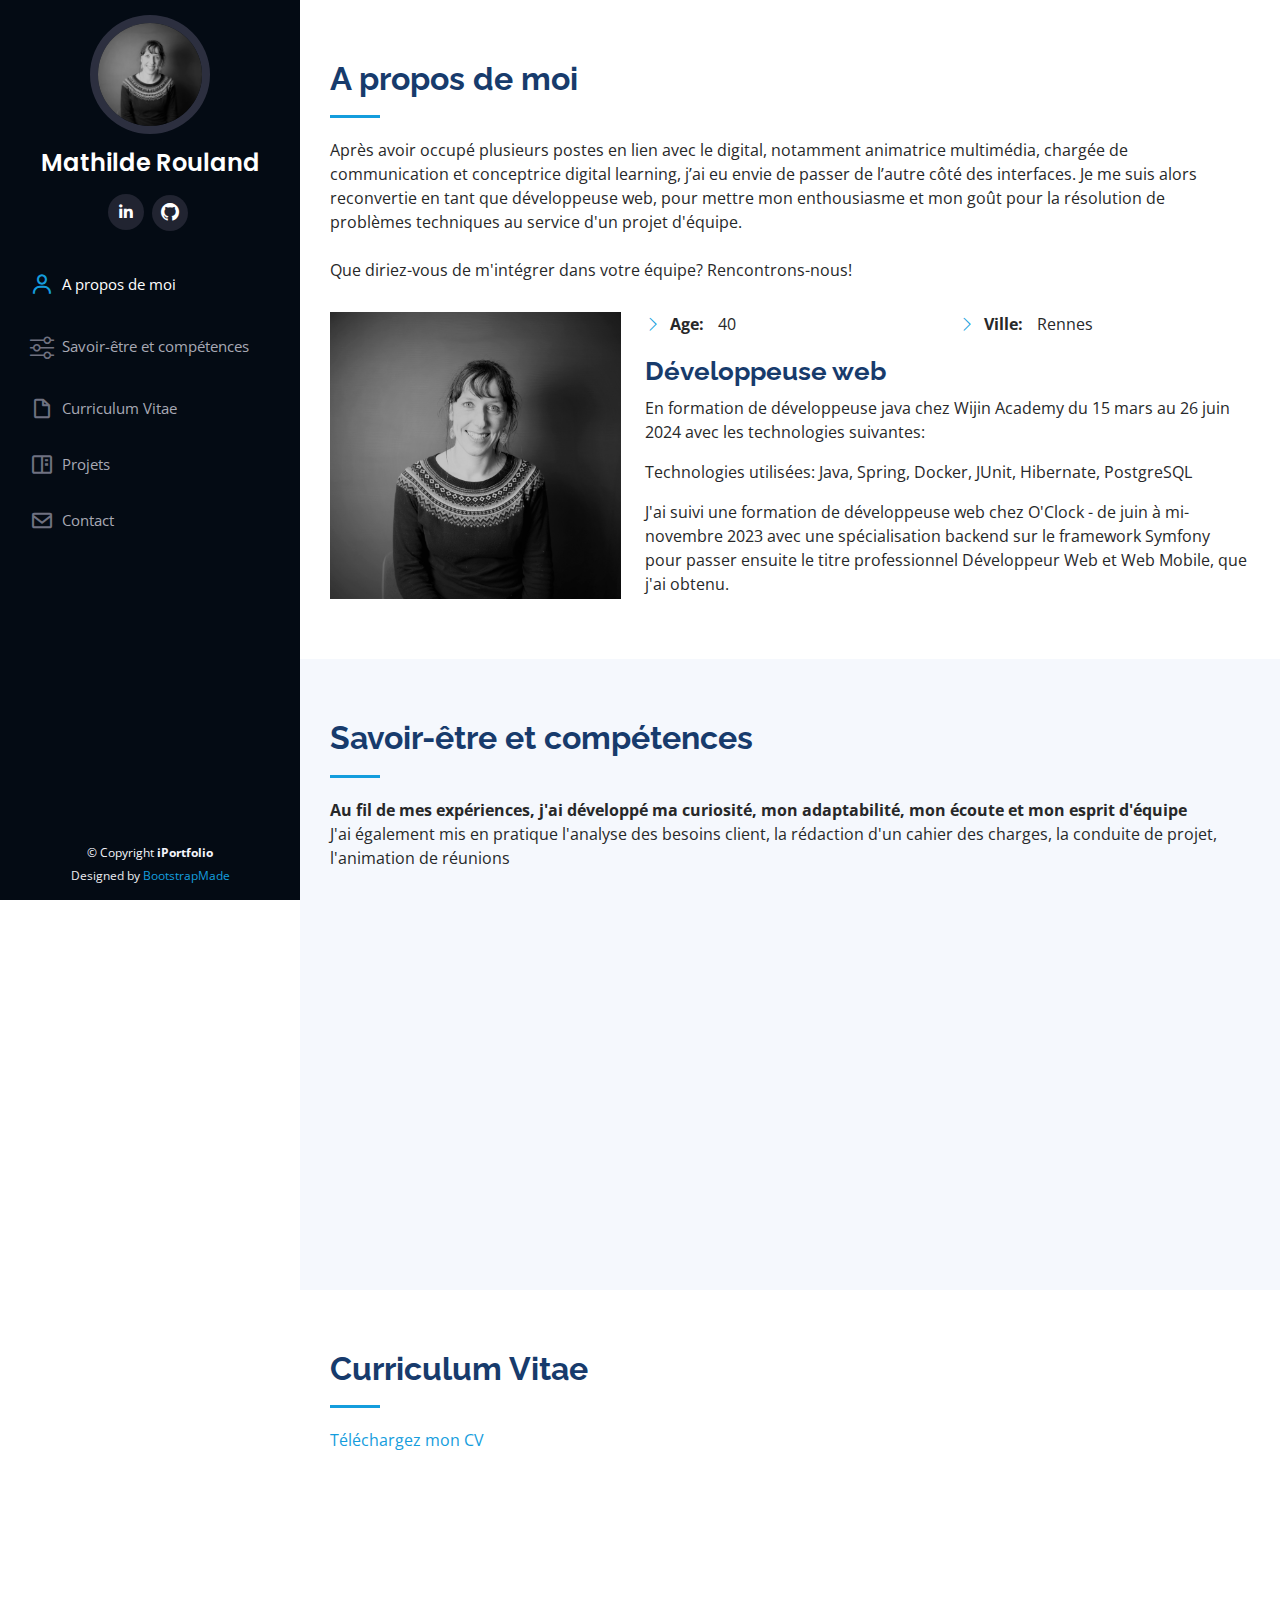
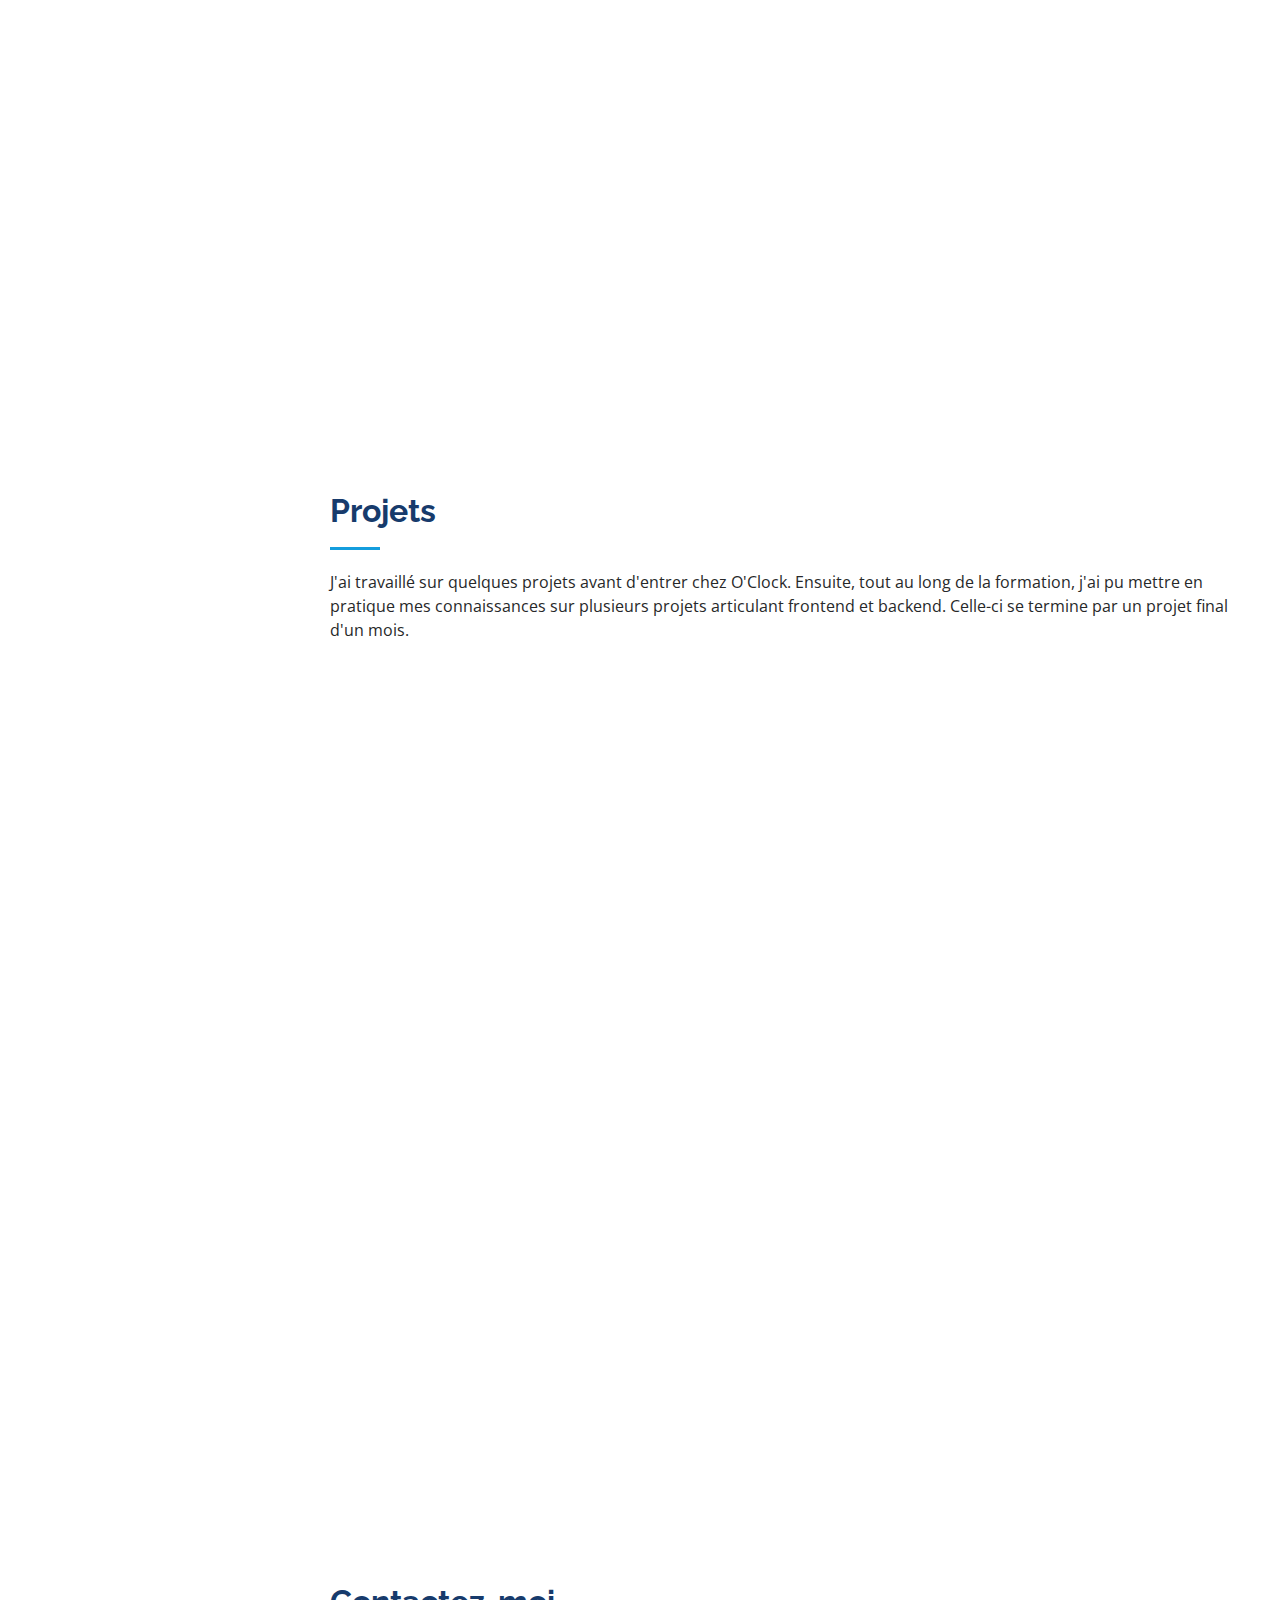
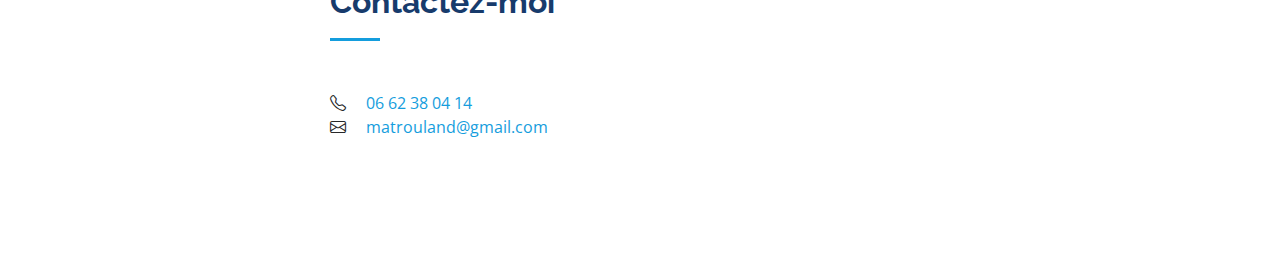
<file: index.html>
<!DOCTYPE html>
<html lang="en">

<head>
  <meta charset="utf-8">
  <meta content="width=device-width, initial-scale=1.0" name="viewport">

  <title>Portfolio Mathilde Rouland</title>
  <meta content="" name="description">
  <meta content="" name="keywords">

  <!-- Favicons -->
  <link href="assets/img/favicon.png" rel="icon">
  <link href="assets/img/apple-touch-icon.png" rel="apple-touch-icon">

  <!-- Google Fonts -->
  <link href="https://fonts.googleapis.com/css?family=Open+Sans:300,300i,400,400i,600,600i,700,700i|Raleway:300,300i,400,400i,500,500i,600,600i,700,700i|Poppins:300,300i,400,400i,500,500i,600,600i,700,700i" rel="stylesheet">

  <!-- Vendor CSS Files -->
  <link href="assets/vendor/aos/aos.css" rel="stylesheet">
  <link href="assets/vendor/bootstrap/css/bootstrap.min.css" rel="stylesheet">
  <link href="assets/vendor/bootstrap-icons/bootstrap-icons.css" rel="stylesheet">
  <link href="assets/vendor/boxicons/css/boxicons.min.css" rel="stylesheet">
  <link href="assets/vendor/glightbox/css/glightbox.min.css" rel="stylesheet">
  <link href="assets/vendor/swiper/swiper-bundle.min.css" rel="stylesheet">

  <!-- Template Main CSS File -->
  <link href="assets/css/style.css" rel="stylesheet">

  <!-- =======================================================
  * Template Name: iPortfolio
  * Updated: Jul 27 2023 with Bootstrap v5.3.1
  * Template URL: https://bootstrapmade.com/iportfolio-bootstrap-portfolio-websites-template/
  * Author: BootstrapMade.com
  * License: https://bootstrapmade.com/license/
  ======================================================== -->
</head>

<body>

  <!-- ======= Mobile nav toggle button ======= -->
  <i class="bi bi-list mobile-nav-toggle d-xl-none"></i>

  <!-- ======= Header ======= -->
  <header id="header">
    <div class="d-flex flex-column">

      <div class="profile">
        <img src="assets/img/profile-img.jpg" alt="portrait Mathilde Rouland" class="img-fluid rounded-circle">
        <h1 class="text-light"><a href="index.html">Mathilde Rouland</a></h1>
        <div class="social-links mt-3 text-center">
          <!-- <a href="https://twitter.com/RoulandMathilde" class="twitter"><i class="bx bxl-twitter"></i></a> -->
          <a href="https://www.linkedin.com/in/mathilde-rouland/" class="linkedin"><i class="bx bxl-linkedin"></i></a>
          <a href="https://github.com/MathildeRouland" class="linkedin"><i class="bi bi-github"></i></a>
        </div>
      </div>

      <nav id="navbar" class="nav-menu navbar">
        <ul>          
          <li><a href="#about" class="nav-link scrollto"><i class="bx bx-user"></i> <span>A propos de moi</span></a></li>
          <li><a href="#skills" class="nav-link scrollto"><i class="bi bi-sliders"></i> <span>Savoir-être et compétences</span></a></li>
          <li><a href="#resume" class="nav-link scrollto"><i class="bx bx-file-blank"></i> <span>Curriculum Vitae</span></a></li>
          <li><a href="#projets" class="nav-link scrollto"><i class="bx bx-book-content"></i> <span>Projets</span></a></li>
          <li><a href="#contact" class="nav-link scrollto"><i class="bx bx-envelope"></i> <span>Contact</span></a></li>
        </ul>
      </nav><!-- .nav-menu -->
    </div>
  </header><!-- End Header -->

 

  <main id="main">

    <!-- ======= About Section ======= -->
    <section id="about" class="about">
      <div class="container">

        <div class="section-title">
          <h2>A propos de moi</h2>
          <p>Après avoir occupé plusieurs postes en lien avec le digital, notamment animatrice multimédia, chargée de communication et conceptrice digital learning, j’ai eu envie de passer de l’autre côté des interfaces. Je me suis alors reconvertie en tant que développeuse web, pour mettre mon enthousiasme et mon goût pour la résolution de problèmes techniques au service d'un projet d'équipe.</p>
          
          <br><p>Que diriez-vous de m'intégrer dans votre équipe? Rencontrons-nous! </p>
        </div>

        <div class="row">
          <div class="col-lg-4" data-aos="fade-right">
            <img src="assets/img/profile-img.jpg" class="img-fluid" alt="">
          </div>
          <div class="col-lg-8 pt-4 pt-lg-0 content" data-aos="fade-left">
            <div class="row">
              <div class="col-lg-6">
                <ul class="chevron">
                  
                  <li><i class="bi bi-chevron-right"></i> <strong>Age:</strong> <span>40</span></li>
                  
                </ul>
              </div>
              <div class="col-lg-6">
                <ul class="chevron">
                  
                  <li><i class="bi bi-chevron-right"></i> <strong>Ville:</strong> <span>Rennes</span></li>
                  
                </ul>
              </div>
            </div>
            <h3>Développeuse web</h3>
            
            <p>En formation de développeuse java chez Wijin Academy du 15 mars au 26 juin 2024 avec les technologies suivantes: </p>
            <p>Technologies utilisées: Java, Spring, Docker, JUnit, Hibernate, PostgreSQL</p>
          
            <p>J'ai suivi une formation de développeuse web chez O'Clock - de juin à mi-novembre 2023 avec une spécialisation backend sur le framework Symfony pour passer ensuite le titre professionnel Développeur Web et Web Mobile, que j'ai obtenu.</p>
                        
            <!-- <p>Le programme reposait sur une formation de 6 mois:</p>
            <ul>
              <li>un socle de 3 mois sur les technologies et notions suivantes:</li>
                <ul>
                  <li>HTML 5, CSS3, Javascript; </li>
                  <li>PHP, MySQL;</li>
                  <li>Gestion de projet et agilité.</li>
                </ul>
              <li>1 mois de spécialisation sur Symfony</li>
              <li>1 mois de projet en équipe.</li>          
            </ul>              -->
          
          </div>
        </div>

      </div>
    </section><!-- End About Section -->

    

    <!-- ======= Skills Section ======= -->
    <section id="skills" class="skills section-bg">
      <div class="container">

        <div class="section-title">
          <h2>Savoir-être et compétences </h2>
          <b>Au fil de mes expériences, j'ai développé ma curiosité, mon adaptabilité, mon écoute et mon esprit d'équipe</b>
          <p>J'ai également mis en pratique l'analyse des besoins client, la rédaction d'un cahier des charges, la conduite de projet, l'animation de réunions</p>
        </div>

        <div class="row skills-content">

          <div class="col-lg-2" data-aos="fade-up">

            <div class="progress">
              <span class="skill">HTML5 </span>
              <img src="assets/img/logo-html5.png" height="60">
            </div>

            <div class="progress">
              <span class="skill">CSS3 </span>
              <img src="assets/img/logo-CSS3.png" height="70">
            </div>

            <div class="progress">
              <span class="skill">JavaScript </span>
              <img src="assets/img/logo-js.png" height="70">              
            </div>

          </div>

          <div class="col-lg-2" data-aos="fade-up">

            <div class="progress">
              <span class="skill">Java </span>
              <img src="assets/img/Java_Logo-noir.png" height="60">
            </div>

            <div class="progress">
              <span class="skill">Spring </span>
              <img src="assets/img/spring-noir.png" height="70">
            </div>

            <div class="progress">
              <span class="skill">Docker </span>
              <img src="assets/img/docker-noir.png" height="70">              
            </div>

          </div>

          <div class="col-lg-2" data-aos="fade-up" data-aos-delay="100">

            <div class="progress">
              <span class="skill">PHP </span>
              <img src="assets/img/logo-php.png" height="70">              
            </div>

            <div class="progress">
              <span class="skill">Laravel </span>
              <img src="assets/img/logo-laravel.png" height="70">              
            </div>

            <div class="progress">
              <span class="skill"></span>
              <img src="assets/img/logo-symfony.png" height="70">              
            </div>
          </div>

            <div class="col-lg-2" data-aos="fade-up" data-aos-delay="100">

              <div class="progress">
              <span class="skill">SQL</span>
              <img src="assets/img/logo-mariadb.png" height="70">              
            </div>

            <div class="progress">
              <span class="skill">Git</span>
              <img src="assets/img/logo-git.png" height="70">              
            </div>

            <!-- <div class="progress">
              <span class="skill">API Rest </span>  
              <span class="skill">architecture MVC </span>              
            </div> -->
    
          </div>

          <div class="col-lg-2" data-aos="fade-up" data-aos-delay="100">

            <div class="progress">
            <span class="skill">C2i2e (Certificat Informatique et Internet niv.2 enseignant)</span>
            <img src="assets/img/logo-c2i2e.jpg" height="70">            
          </div>

          <div class="progress">
            <span class="skill">Anglais </span><p>niveau B2</p>              
          </div>

          <div class="progress">
            <span class="skill">Certification Voltaire </span><p>899 points</p>              
          </div>

        </div>

        </div>

      </div>
    </section><!-- End Skills Section -->

    <!-- ======= Resume Section ======= -->
    <section id="resume" class="resume">
      <div class="container">

        <div class="section-title">
          <h2>Curriculum Vitae</h2>
          <a href="assets/cv-mathilde-rouland-24.pdf" target="_blank">Téléchargez mon CV</a> 
          <!-- <p>Magnam dolores commodi suscipit. Necessitatibus eius consequatur ex aliquid fuga eum quidem. Sit sint consectetur velit. Quisquam quos quisquam cupiditate. Et nemo qui impedit suscipit alias ea. Quia fugiat sit in iste officiis commodi quidem hic quas.</p> -->
        </div>

        <div class="row">
          <div class="col-lg-6" data-aos="fade-up" data-aos-delay="100">
            <h3 class="resume-title">Experience</h3>
            <div class="resume-item">
              <h4>Développeuse web</h4>
              <h5>mars à juin 2024</h5>
              <p><em>Wijin Academy </em></p>
              <ul>
                <li>Projet de formation: <br>Conception et réalisation d'un CRM en équipe agile (4 personnes), avec Java, Spring, JUnit, Hibernate, HTML / CSS, javascript, PostgreSQL, Docker. Principes de développement : Agilité, Scrum, GIT, GITflow, CI/CD (GitLab CI, Sonarqube), Merge requests.</li>
              </ul>
            </div>
            <div class="resume-item">
              <h4>Développeuse web</h4>
              <h5>octobre 2023</h5>
              <p><em>Ecole o'Clock </em></p>
              <ul>
                <li>Projet de fin de formation: <br>Réalisation d'une application web en équipe agile en autonomie (5 personnes), de sa conception, jusqu'au déploiement d'un MVP, avec un backend sous Symfony, où j'ai assuré le rôle de scrum master.</li>
                <!-- <li>Supervise the assessment of all graphic materials in order to ensure quality and accuracy of the design</li>
                <li>Oversee the efficient use of production project budgets ranging from $2,000 - $25,000</li> -->
              </ul>
            </div>
            <div class="resume-item">
              <h4>Ingénieur en développement-stage d'immersion</h4>
              <h5>20 au 24/03/2023</h5>
              <p><em>HelloWork, Rennes</em></p>
              <ul>
                <li>observation en équipe: conception technique, programmation et relecture de code, tests manuels et automatisés, analyse et résolution de problèmes de production,  livraison en production.</li>                
              </ul>              
            </div>
            <div class="resume-item">
              <h4>Chef de projet digital learning</h4>
              <h5>mai à décembre 2022</h5>
              <p><em>CLPS l'Enjeu compétences </em></p>
              <ul>
                <li>Modules parcours d'intégration des nouveaux collaborateurs (synopsis, storyboard, réalisation)</li>
                <li>Formation des collaborateurs à l'ENT O365</li>
                <li>Réalisation de tutoriels vidéos</li>           
              </ul>
            </div>
            <div class="resume-item">
              <h4>Chargée d'e-ingénierie pédagogique</h4>
              <h5>fév. 2021 à fév. 2022</h5>
              <p><em>Ecole Supérieure d'Agriculture d'Angers</em></p>
              <ul>
                <li>Schémas pédagogiques interactifs et motion design (Genially, Blender) - visite virtuelle médiathèque (Uptale) - Recettage (LMS Moodle)</li>
                <li>Digitalisation de ressources (Scenari, Opale), création d'illustrations, exercices interactifs</li>
              </ul>
            </div>

            <div class="resume-item">
              <h4>Chargée de communication et de formation</h4>
              <h5>fév. 2017 à juin 2019</h5>
              <p><em>Association InPACT Nouvelle-Aquitaine</em></p>
              <ul>
                <li>Animation et coordination d'un réseau de 9 associations régionales</li>
                <li>communication: externe et interne, utilisation du backoffice du site web</li>
                <li>événementiel: organisation d'un festival (20 partenaires, 1000 visiteurs)</li>
                <li> gestion de projet - organisation de formations et référencement Datadock</li>
              </ul>
            </div>

            <div class="resume-item">
              <h4>Animatrice multimédia</h4>
              <h5>juin 2012 à décembre 2013</h5>
              <p><em>Espace Public Numérique, centre de ressources CFPPA de Die (26)</em></p>
              <ul>
                <li>Médiation numérique et formation</li>
                <li>événementiel (exposition d'art numérique)</li>
                <li>maintenance de niveau 1 du parc informatique</li>
              </ul>
            </div>
          </div>
          <div class="col-lg-6" data-aos="fade-up">
            
            <h3 class="resume-title">Formation</h3>
            <div class="resume-item">
              <h4>Développeuse web</h4>
              <h5>mars - juin 2024</h5>
              <p><em>Wijin Academy</em></p>
              <p>Java, Spring, Docker, Hibernate, JUnit, PostgreSQL, HTML, CSS, Javascript. </p>
            </div>
            <div class="resume-item">
              <h4>Développeuse web</h4>
              <h5>juin - novembre 2023</h5>
              <p><em>Ecole O'Clock</em></p>
              <p>798h - HTML5, CSS3, Javascript, PHP, Laravel, Symfony, Twig, Doctrine, architecture MVC, MariaDB, API Rest, Git, Github...</p>
            </div>
            <div class="resume-item">
              <h4>Digital Job Experience</h4>
              <h5>février 2023</h5>
              <p><em>Estim Numérique</em></p>
              <p>2 jours pour découvrir les métiers du web, conception d'un site et création d'une page web statique</p>
            </div>
            <div class="resume-item">
              <h4>Html5, CSS3, Javascript</h4>
              <h5>janvier à juin 2023</h5>
              <p><em>OpenClassroom</em></p>
              <p>autoformation</p>
            </div>
            <div class="resume-item">
              <h4>Conceptrice de contenus formatifs digitaux</h4>
              <h5>2020 - 2021</h5>
              <p><em>Evocime, Rennes</em></p>
            </div>
            <div class="resume-item">
              <h4>Master 2 enseignement agricole et développement rural (distanciel)</h4>
              <h5>2011 - 2014</h5>
              <p><em>ENSFEA</em></p>
              <p>option éducation socioculturelle</p>
            </div>
            <div class="resume-item">
              <h4>Diplôme Universitaire des Métiers d'Art</h4>
              <h5>2007 - 2010</h5>
              <p><em>Ecole Supérieure des Métiers d'Art d'Arras</em></p>
            </div>
          </div>
          
        </div>

      </div>
    </section><!-- End Resume Section -->

    <!-- ======= Projets Section ======= -->
    
    <section id="projets" class="projets">
      <div class="container">

        <div class="section-title">
          <h2>Projets</h2>
          <p>J'ai travaillé sur quelques projets avant d'entrer chez O'Clock. Ensuite, tout au long de la formation, j'ai pu mettre en pratique mes connaissances sur plusieurs projets articulant frontend et backend. Celle-ci se termine par un projet final d'un mois.</p>
        </div>

        
        <div class="row">
            <div class="col-lg-4 col-md-6 icon-box" data-aos="fade-up">
              <div class="icon"><i class="bi bi-briefcase"></i></div>
              <h4 class="title">Projet de CRM “CRYO” - 3 mois</h4>
              <p class="description">Conception et développement d'un projet Agile en équipe de 4 personnes sur 3 itérations. Domaine fonctionnel: gestion des clients, des devis et des commandes. Administration des utilisateurs et de leurs droits.<br> 
              Technologies utilisées : Java, Spring (Spring boot, Spring MVC, Spring security, Spring data), JUnit, Hibernate, HTML / CSS, javascript, PostgreSQL, Docker. <br> Principes de développement : Agilité, Scrum, GIT, GITflow, CI/CD (GitLab CI, Sonarqube), Merge requests</p>
            </div>

            <div class="col-lg-4 col-md-6 icon-box" data-aos="fade-up">
            <div class="icon"><i class="bi bi-briefcase"></i></div>
            <h4 class="title">Projet de fin de formation</h4>
            <p class="description">Projet "Association Entraide Chômeurs" en équipe de 5 (3 dont moi-même pour le backend et 2 pour le frontend), avec une API sous le framework Symfony, de sa conception, jusqu'au déploiement d'un MVP en méthodologie agile, où j'assurais le rôle de scrum master. Mise en place du login et d'un JWT avec écouteur d'événement.</p>
          </div>
          
          <div class="col-lg-4 col-md-6 icon-box" data-aos="fade-up" data-aos-delay="100">
            <div class="icon"><i class="bi bi-boxes"></i></div>
            <h4 class="title">Plugin Ruby pour Sketchup Pro</h4>
            <p class="description">Participation à l'écriture d'un plugin Sketchup Pro en Ruby qui permet de lister le matériel technique mis en œuvre dans le cadre d'événements festifs.</p>
          </div>
          <div class="col-lg-4 col-md-6 icon-box" data-aos="fade-up" data-aos-delay="100">
            <div class="icon"><i class="bi bi-boxes"></i></div>
            <h4 class="title">Script Google App</h4>
            <p class="description">Réalisation de scripts Google App Script pour google Sheet, utilisés dans le cadre des outils de gestion d'un festival de musique. Ajout et suppression de lignes et envoi de mail automatiques (<a href="https://biches-festival.fr/">Biches Festival</a>).
            </p>
          </div>
          
        </div>

      </div>
    
    </section><!-- End Projets Section -->

    

    


    <!-- ======= Contact Section ======= -->
    <section id="contact" class="contact">
      <div class="container">

        <div class="section-title">
          <h2>Contactez-moi</h2>
          
        </div>
        <i class="bi bi-telephone"></i><a class="contact" href="tel:0662380414">06 62 38 04 14</a><br>
        <i class="bi bi-envelope"></i><a class="contact" href="mailto:matrouland@gmail.com">matrouland@gmail.com</a>
        <!-- <img class="contact-icon" src="assets/img/mail.png" alt="enveloppe" height="30" width="180"> -->

        <!-- <div class="row" data-aos="fade-in">

          

          

        </div> -->

      </div>
    </section><!-- End Contact Section -->

  </main><!-- End #main -->

  <!-- ======= Footer ======= -->
  <footer id="footer">
    <div class="container">
      <div class="copyright">
        &copy; Copyright <strong><span>iPortfolio</span></strong>
      </div>
      <div class="credits">
        <!-- All the links in the footer should remain intact. -->
        <!-- You can delete the links only if you purchased the pro version. -->
        <!-- Licensing information: https://bootstrapmade.com/license/ -->
        <!-- Purchase the pro version with working PHP/AJAX contact form: https://bootstrapmade.com/iportfolio-bootstrap-portfolio-websites-template/ -->
        Designed by <a href="https://bootstrapmade.com/">BootstrapMade</a>
      </div>
    </div>
  </footer><!-- End  Footer -->

  <a href="#" class="back-to-top d-flex align-items-center justify-content-center"><i class="bi bi-arrow-up-short"></i></a>

  <!-- Vendor JS Files -->
  
  <script src="assets/vendor/aos/aos.js"></script>
  <script src="assets/vendor/bootstrap/js/bootstrap.bundle.min.js"></script>
  <script src="assets/vendor/glightbox/js/glightbox.min.js"></script>
  <script src="assets/vendor/swiper/swiper-bundle.min.js"></script>
  <script src="assets/vendor/waypoints/noframework.waypoints.js"></script>

  <!-- Template Main JS File -->
  <script src="assets/js/main.js"></script>

</body>

</html>
</file>
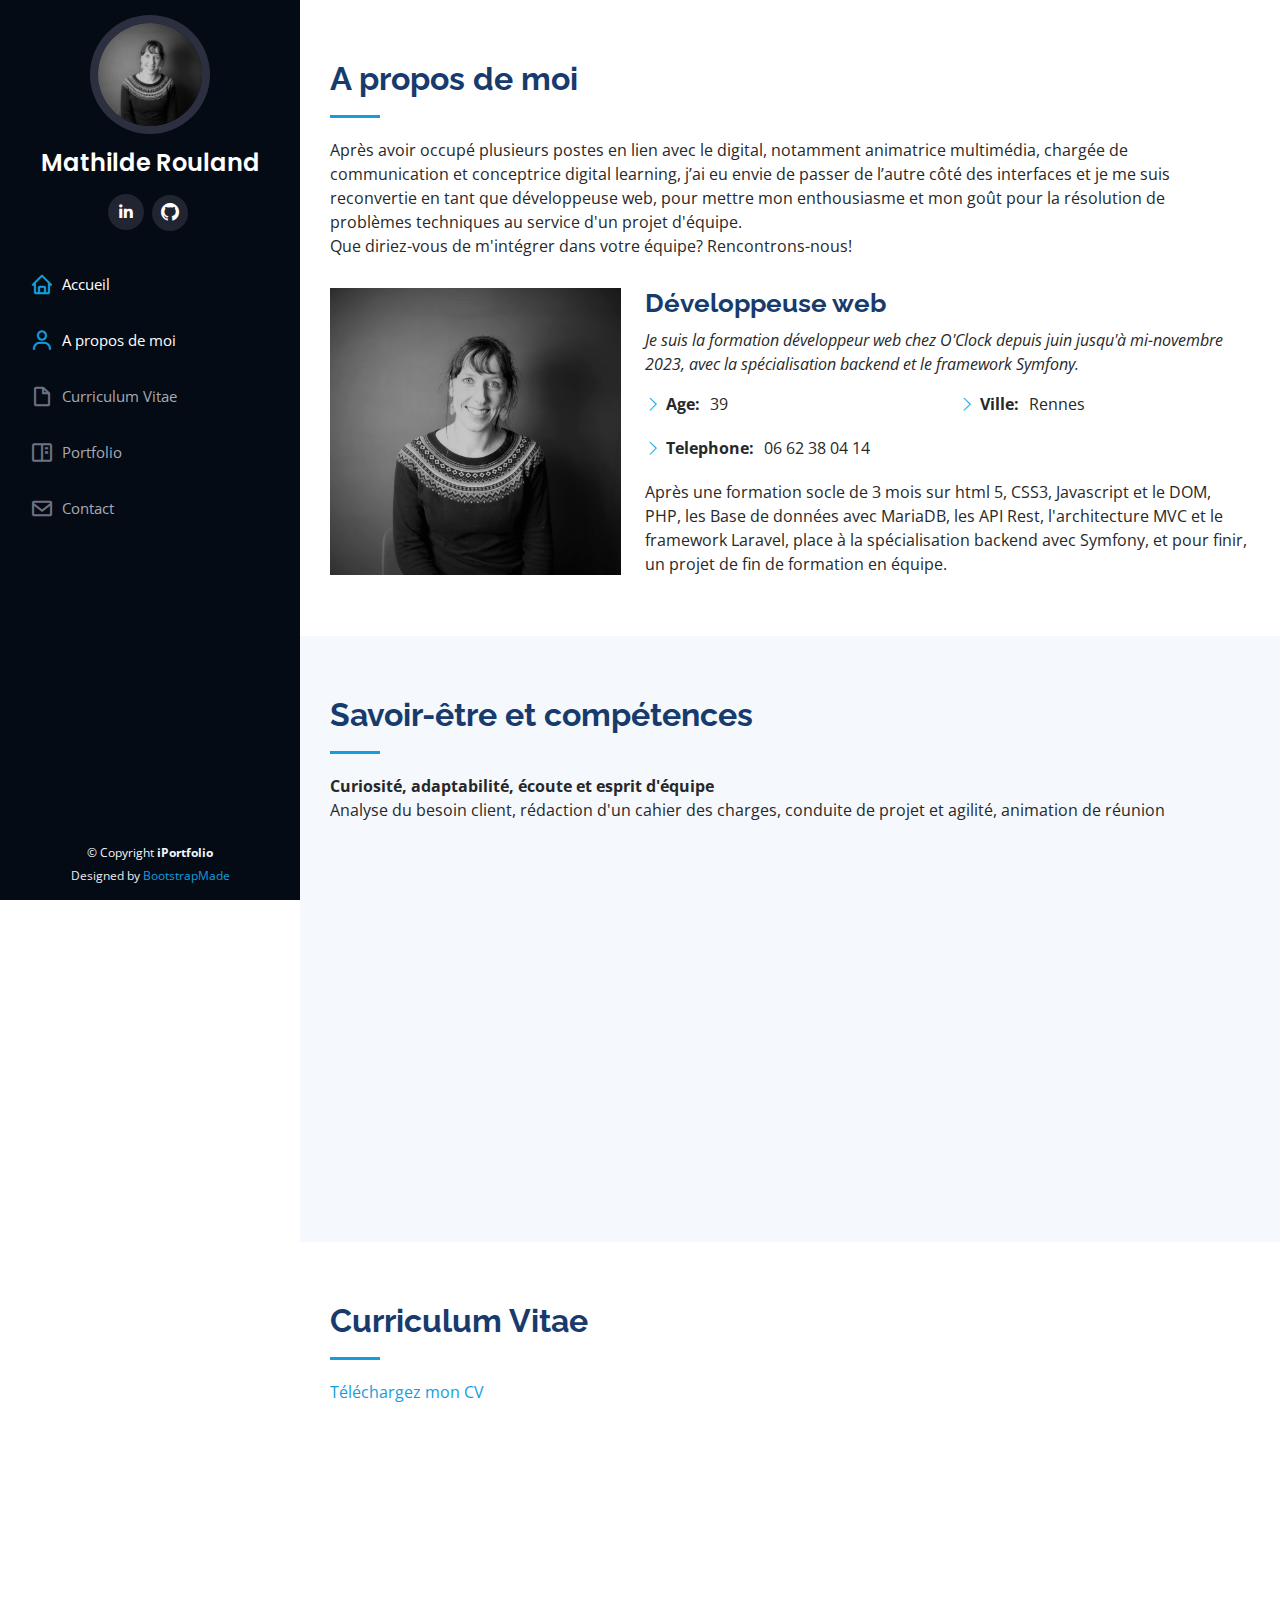
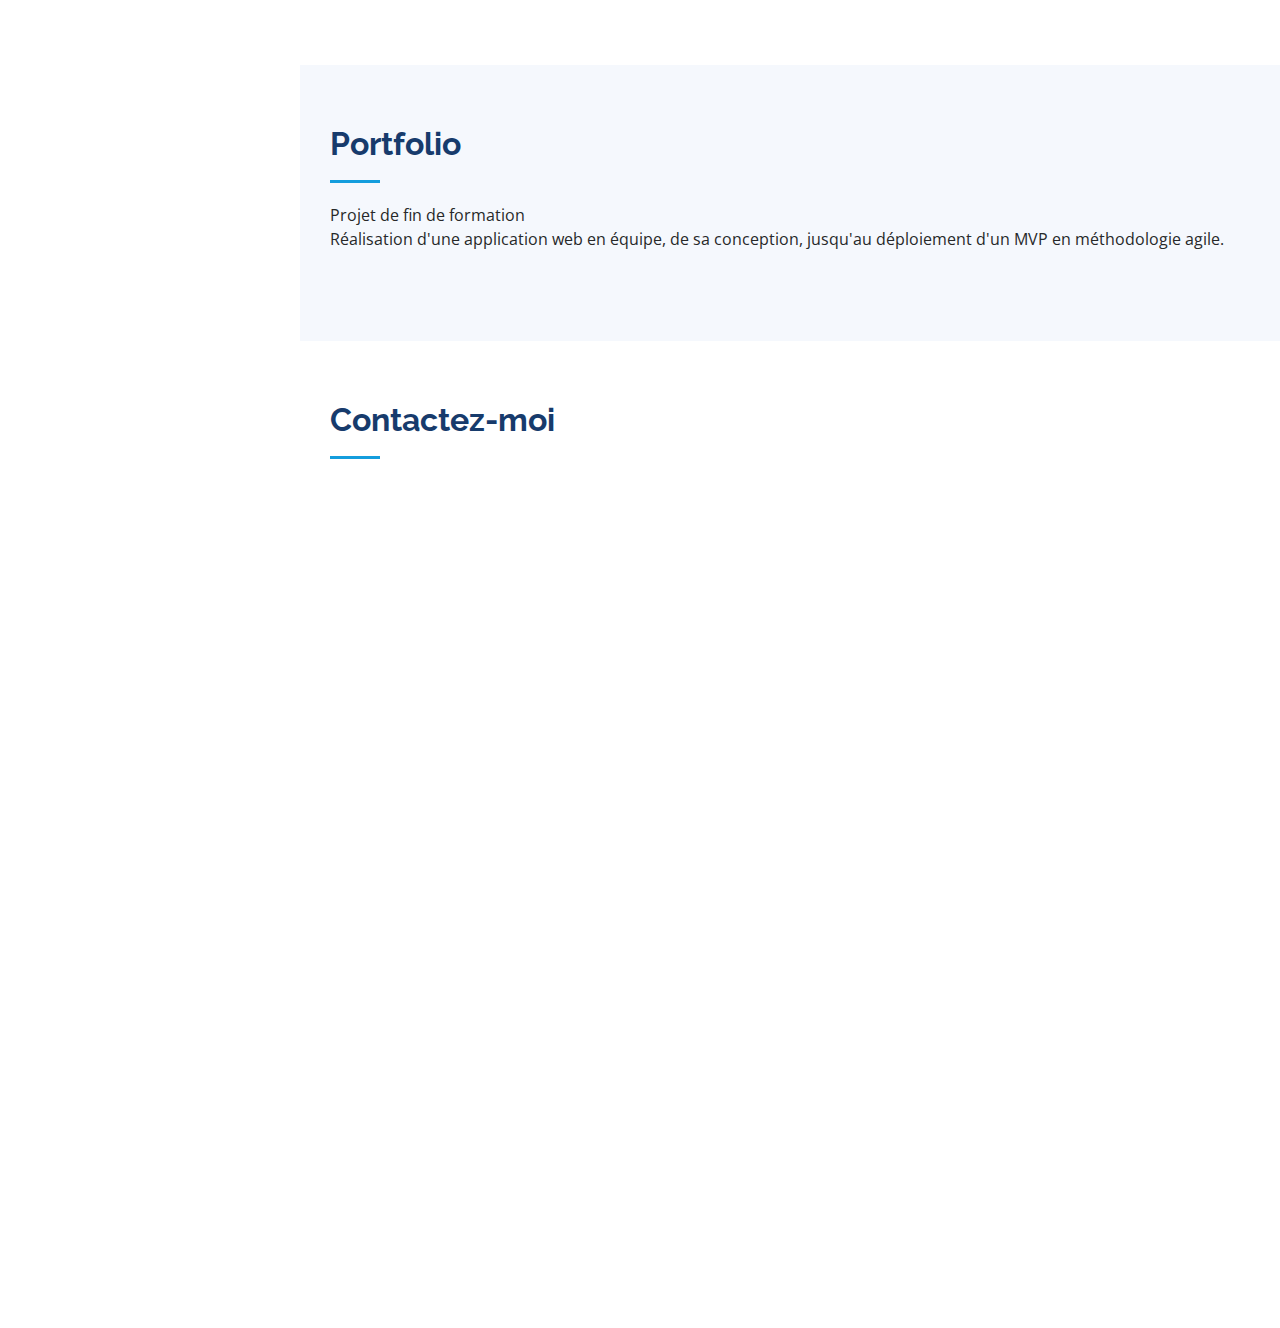
<file: frontend/index.html>
<!DOCTYPE html>
<html lang="en">

<head>
  <meta charset="utf-8">
  <meta content="width=device-width, initial-scale=1.0" name="viewport">

  <title>Portfolio Mathilde Rouland</title>
  <meta content="" name="description">
  <meta content="" name="keywords">

  <!-- Favicons -->
  <link href="assets/img/favicon.png" rel="icon">
  <link href="assets/img/apple-touch-icon.png" rel="apple-touch-icon">

  <!-- Google Fonts -->
  <link href="https://fonts.googleapis.com/css?family=Open+Sans:300,300i,400,400i,600,600i,700,700i|Raleway:300,300i,400,400i,500,500i,600,600i,700,700i|Poppins:300,300i,400,400i,500,500i,600,600i,700,700i" rel="stylesheet">

  <!-- Vendor CSS Files -->
  <link href="assets/vendor/aos/aos.css" rel="stylesheet">
  <link href="assets/vendor/bootstrap/css/bootstrap.min.css" rel="stylesheet">
  <link href="assets/vendor/bootstrap-icons/bootstrap-icons.css" rel="stylesheet">
  <link href="assets/vendor/boxicons/css/boxicons.min.css" rel="stylesheet">
  <link href="assets/vendor/glightbox/css/glightbox.min.css" rel="stylesheet">
  <link href="assets/vendor/swiper/swiper-bundle.min.css" rel="stylesheet">

  <!-- Template Main CSS File -->
  <link href="assets/css/style.css" rel="stylesheet">

  <!-- =======================================================
  * Template Name: iPortfolio
  * Updated: Jul 27 2023 with Bootstrap v5.3.1
  * Template URL: https://bootstrapmade.com/iportfolio-bootstrap-portfolio-websites-template/
  * Author: BootstrapMade.com
  * License: https://bootstrapmade.com/license/
  ======================================================== -->
</head>

<body>

  <!-- ======= Mobile nav toggle button ======= -->
  <i class="bi bi-list mobile-nav-toggle d-xl-none"></i>

  <!-- ======= Header ======= -->
  <header id="header">
    <div class="d-flex flex-column">

      <div class="profile">
        <img src="assets/img/profile-img.jpg" alt="" class="img-fluid rounded-circle">
        <h1 class="text-light"><a href="index.html">Mathilde Rouland</a></h1>
        <div class="social-links mt-3 text-center">
          <!-- <a href="https://twitter.com/RoulandMathilde" class="twitter"><i class="bx bxl-twitter"></i></a> -->
          <a href="https://www.linkedin.com/in/mathilde-rouland/" class="linkedin"><i class="bx bxl-linkedin"></i></a>
          <a href="https://github.com/MathildeRouland" class="linkedin"><i class="bi bi-github"></i></a>
        </div>
      </div>

      <nav id="navbar" class="nav-menu navbar">
        <ul>
          <li><a href="#hero" class="nav-link scrollto active"><i class="bx bx-home"></i> <span>Accueil</span></a></li>
          <li><a href="#about" class="nav-link scrollto"><i class="bx bx-user"></i> <span>A propos de moi</span></a></li>
          <li><a href="#resume" class="nav-link scrollto"><i class="bx bx-file-blank"></i> <span>Curriculum Vitae</span></a></li>
          <li><a href="#portfolio" class="nav-link scrollto"><i class="bx bx-book-content"></i> <span>Portfolio</span></a></li>
          <li><a href="#contact" class="nav-link scrollto"><i class="bx bx-envelope"></i> <span>Contact</span></a></li>
        </ul>
      </nav><!-- .nav-menu -->
    </div>
  </header><!-- End Header -->

 

  <main id="main">

    <!-- ======= About Section ======= -->
    <section id="about" class="about">
      <div class="container">

        <div class="section-title">
          <h2>A propos de moi</h2>
          <p>Après avoir occupé plusieurs postes en lien avec le digital, notamment animatrice multimédia, chargée de communication et conceptrice digital learning, j’ai eu envie de passer de l’autre côté des interfaces et je me suis reconvertie en tant que développeuse web, pour mettre mon enthousiasme et mon goût pour la résolution de problèmes techniques au service d'un projet d'équipe.</p>
          <p>Que diriez-vous de m'intégrer dans votre équipe? Rencontrons-nous! </p>
        </div>

        <div class="row">
          <div class="col-lg-4" data-aos="fade-right">
            <img src="assets/img/profile-img.jpg" class="img-fluid" alt="">
          </div>
          <div class="col-lg-8 pt-4 pt-lg-0 content" data-aos="fade-left">
            <h3>Développeuse web</h3>
            <p class="fst-italic">
              Je suis la formation développeur web chez O'Clock depuis juin jusqu'à mi-novembre 2023, avec la spécialisation backend et le framework Symfony.

            </p>
            <div class="row">
              <div class="col-lg-6">
                <ul>
                  <!-- <li><i class="bi bi-chevron-right"></i> <strong>Birthday:</strong> <span>1 May 1995</span></li> -->
                  <!-- <li><i class="bi bi-chevron-right"></i> <strong>Site web:</strong> <span>www.mathilde-rouland.fr</span></li> -->
                  <li><i class="bi bi-chevron-right"></i> <strong>Age:</strong> <span>39</span></li>
                  <li><i class="bi bi-chevron-right"></i> <strong>Telephone:</strong> <span>06 62 38 04 14</span></li>
                  <!-- <li><i class="bi bi-chevron-right"></i> <strong>Ville:</strong> <span>Rennes</span></li> -->
                </ul>
              </div>
              <div class="col-lg-6">
                <ul>
                  <!-- <li><i class="bi bi-chevron-right"></i> <strong>Age:</strong> <span>39</span></li> -->
                  <li><i class="bi bi-chevron-right"></i> <strong>Ville:</strong> <span>Rennes</span></li>
                  <!-- <li><i class="bi bi-chevron-right"></i> <strong>Degree:</strong> <span>Master</span></li> -->
                  <!-- <li><i class="bi bi-chevron-right"></i> <strong>PhEmailone:</strong> <span>email@example.com</span></li> -->
                  <!-- <li><i class="bi bi-chevron-right"></i> <strong>Freelance:</strong> <span>Available</span></li> -->
                </ul>
              </div>
            </div>
            <p>
              Après une formation socle de 3 mois sur html 5, CSS3, Javascript et le DOM, PHP, les Base de données avec MariaDB, les API Rest, l'architecture MVC et le framework Laravel, place à la spécialisation backend avec Symfony, et pour finir, un projet de fin de formation en équipe.
            </p>
          </div>
        </div>

      </div>
    </section><!-- End About Section -->

    

    <!-- ======= Skills Section ======= -->
    <section id="skills" class="skills section-bg">
      <div class="container">

        <div class="section-title">
          <h2>Savoir-être et compétences</h2>
          <b>Curiosité, adaptabilité, écoute et esprit d'équipe</b>
          <p>Analyse du besoin client, rédaction d'un cahier des charges, conduite de projet et agilité, animation de réunion</p>
        </div>

        <div class="row skills-content">

          <div class="col-lg-3" data-aos="fade-up">

            <div class="progress">
              <span class="skill">HTML5 </span>
              <img src="assets/img/logo-html5.png" height="60">
            </div>

            <div class="progress">
              <span class="skill">CSS3 </span>
              <img src="assets/img/logo-CSS3.png" height="70">
            </div>

            <div class="progress">
              <span class="skill">JavaScript </span>
              <img src="assets/img/logo-js.png" height="70">              
            </div>

          </div>

          <div class="col-lg-3" data-aos="fade-up" data-aos-delay="100">

            <div class="progress">
              <span class="skill">PHP </span>
              <img src="assets/img/logo-php.png" height="70">              
            </div>

            <div class="progress">
              <span class="skill">Laravel </span>
              <img src="assets/img/logo-laravel.png" height="70">              
            </div>

            <div class="progress">
              <span class="skill"></span>
              <img src="assets/img/logo-symfony.png" height="70">              
            </div>
          </div>

            <div class="col-lg-3" data-aos="fade-up" data-aos-delay="100">

              <div class="progress">
              <span class="skill"></span>
              <img src="assets/img/logo-mariadb.png" height="70">              
            </div>

            <div class="progress">
              <span class="skill">Git</span>
              <img src="assets/img/logo-git.png" height="70">              
            </div>

            <div class="progress">
              <span class="skill">API Rest </span>  
              <span class="skill">architecture MVC </span>              
            </div>
    
          </div>

          <div class="col-lg-3" data-aos="fade-up" data-aos-delay="100">

            <div class="progress">
            <span class="skill">C2i2e (Certificat Informatique et Internet niv.2 enseignant)</span>
            <img src="assets/img/logo-c2i2e.jpg" height="70">            
          </div>

          <div class="progress">
            <span class="skill">Anglais </span><p>écrit: B2, oral: C1</p>              
          </div>

          <div class="progress">
            <span class="skill">Certification Voltaire </span><p>899 points</p>              
          </div>

        </div>

        </div>

      </div>
    </section><!-- End Skills Section -->

    <!-- ======= Resume Section ======= -->
    <section id="resume" class="resume">
      <div class="container">

        <div class="section-title">
          <h2>Curriculum Vitae</h2>
          <a href="assets/img/cv-mathilde-rouland.jpg">Téléchargez mon CV</a> 
          <!-- <p>Magnam dolores commodi suscipit. Necessitatibus eius consequatur ex aliquid fuga eum quidem. Sit sint consectetur velit. Quisquam quos quisquam cupiditate. Et nemo qui impedit suscipit alias ea. Quia fugiat sit in iste officiis commodi quidem hic quas.</p> -->
        </div>

        <div class="row">
          <div class="col-lg-6" data-aos="fade-up" data-aos-delay="100">
            <h3 class="resume-title">Experience</h3>
            <div class="resume-item">
              <h4>Développeur web</h4>
              <h5>octobre 2023</h5>
              <p><em>Ecole o'Clock </em></p>
              <ul>
                <li>Projet de fin de formation: <br>Réalisation d'une application web en équipe, de sa conception, jusqu'au déploiement d'un MVP en méthodologie agile.</li>
                <!-- <li>Supervise the assessment of all graphic materials in order to ensure quality and accuracy of the design</li>
                <li>Oversee the efficient use of production project budgets ranging from $2,000 - $25,000</li> -->
              </ul>
            </div>
            <div class="resume-item">
              <h4>Ingénieur en développement-stage d'immersion</h4>
              <h5>20 au 24/03/2023</h5>
              <p><em>HelloWork, Rennes</em></p>
              <ul>
                <li>observation en équipe: conception technique, programmation et relecture de code, tests manuels et automatisés, analyse et résolution de problèmes de production,  livraison en production.</li>                
              </ul>              
            </div>
            <div class="resume-item">
              <h4>Chef de projet digital learning</h4>
              <h5>mai à décembre 2022</h5>
              <p><em>CLPS l'Enjeu compétences </em></p>
              <ul>
                <li>Modules parcours d'intégration des nouveaux collaborateurs (synopsis, storyboard, réalisation)</li>
                <li>Formation des collaborateurs à l'ENT O365</li>
                <li>Réalisation de tutoriels vidéos</li>           
              </ul>
            </div>
            <div class="resume-item">
              <h4>Chargée d'e-ingénierie pédagogique</h4>
              <h5>fév. 2021 à fév. 2022</h5>
              <p><em>Ecole Supérieure d'Agriculture d'Angers</em></p>
              <ul>
                <li>Schémas pédagogiques interactifs et motion design (Genially, Blender) - visite virtuelle médiathèque (Uptale) - Recettage (LMS Moodle)</li>
                <li>Digitalisation de ressources (Scenari, Opale), création d'illustrations, exercices interactifs</li>
              </ul>
            </div>

            <div class="resume-item">
              <h4>Chargée de communication et de formation</h4>
              <h5>fév. 2017 à juin 2019</h5>
              <p><em>Association InPACT Nouvelle-Aquitaine</em></p>
              <ul>
                <li>Animation et coordination d'un réseau de 9 associations régionales</li>
                <li>communication: externe et interne, utilisation du backoffice du site web</li>
                <li>événementiel: organisation d'un festival (20 partenaires, 1000 visiteurs)</li>
                <li> gestion de projet - organisation de formations et référencement Datadock</li>
              </ul>
            </div>

            <div class="resume-item">
              <h4>Animatrice multimédia</h4>
              <h5>juin 2012 à décembre 2013</h5>
              <p><em>Espace Public Numérique, centre de ressources CFPPA de Die (26)</em></p>
              <ul>
                <li>Médiation numérique et formation</li>
                <li>événementiel (exposition d'art numérique)</li>
                <li>maintenance de niveau 1 du parc informatique</li>
              </ul>
            </div>
          </div>
          <div class="col-lg-6" data-aos="fade-up">
            
            <h3 class="resume-title">Formation</h3>
            <div class="resume-item">
              <h4>Développeur web</h4>
              <h5>juin - novembre 2023</h5>
              <p><em>Ecole O'Clock</em></p>
              <p>798h - HTML5, CSS3, Javascript, PHP, Laravel, Symfony, MVC, MariaDB, API Rest... et projet de fin de formation en équipe</p>
            </div>
            <div class="resume-item">
              <h4>Digital Job Experience</h4>
              <h5>février 2023</h5>
              <p><em>Estim Numérique</em></p>
              <p>2 jours pour découvrir les métiers du web</p>
            </div>
            <div class="resume-item">
              <h4>Html5, CSS3, Javascript</h4>
              <h5>janvier à juin 2023</h5>
              <p><em>OpenClassroom</em></p>
              <p>autoformation</p>
            </div>
            <div class="resume-item">
              <h4>Concepteur de contenus formatifs digitaux</h4>
              <h5>2020 - 2021</h5>
              <p><em>Evocime, Rennes</em></p>
            </div>
            <div class="resume-item">
              <h4>Master 2 enseignement agricole et développement rural (distanciel)</h4>
              <h5>2011 - 2014</h5>
              <p><em>ENSFEA</em></p>
              <p>option éducation socioculturelle</p>
            </div>
            <div class="resume-item">
              <h4>Diplôme Universitaire des Métiers d'Art</h4>
              <h5>2007 - 2010</h5>
              <p><em>Ecole Supérieure des Métiers d'Art d'Arras</em></p>
            </div>
          </div>
          
        </div>

      </div>
    </section><!-- End Resume Section -->

    <!-- ======= Portfolio Section ======= -->
    <section id="portfolio" class="portfolio section-bg">
      <div class="container">

        <div class="section-title">
          <h2>Portfolio</h2>
          <p>Projet de fin de formation</p>
          <p>Réalisation d'une application web en équipe, de sa conception, jusqu'au déploiement d'un MVP en méthodologie agile.</p>
        </div>

        
      </div>
    </section><!-- End Portfolio Section -->

    

    


    <!-- ======= Contact Section ======= -->
    <section id="contact" class="contact">
      <div class="container">

        <div class="section-title">
          <h2>Contactez-moi</h2>
          
        </div>

        <div class="row" data-aos="fade-in">

          

          <div class="col-lg-7 mt-5 mt-lg-0 d-flex align-items-stretch">
            <form action="forms/contact.php" method="post" role="form" class="php-email-form">
              <div class="row">
                <div class="form-group col-md-6">
                  <label for="name">Nom</label>
                  <input type="text" name="name" class="form-control" id="name" required>
                </div>
                <div class="form-group col-md-6">
                  <label for="name">Prénom</label>
                  <input type="text" name="name" class="form-control" id="name" required>
                </div>
                <div class="form-group col-md-12">
                  <label for="name">Email</label>
                  <input type="email" class="form-control" name="email" id="email" required>
                </div>
              </div>
              <div class="form-group">
                <label for="name">Objet du message</label>
                <input type="text" class="form-control" name="subject" id="subject" required>
              </div>
              <div class="form-group">
                <label for="name">Message</label>
                <textarea class="form-control" name="message" rows="10" required></textarea>
              </div>
              <div class="my-3">
                <div class="loading">Chargement</div>
                <div class="error-message"></div>
                <div class="sent-message">Votre message a été envoyé. Merci!</div>
              </div>
              <div class="text-center"><button type="submit">Envoyer</button></div>
            </form>
          </div>

        </div>

      </div>
    </section><!-- End Contact Section -->

  </main><!-- End #main -->

  <!-- ======= Footer ======= -->
  <footer id="footer">
    <div class="container">
      <div class="copyright">
        &copy; Copyright <strong><span>iPortfolio</span></strong>
      </div>
      <div class="credits">
        <!-- All the links in the footer should remain intact. -->
        <!-- You can delete the links only if you purchased the pro version. -->
        <!-- Licensing information: https://bootstrapmade.com/license/ -->
        <!-- Purchase the pro version with working PHP/AJAX contact form: https://bootstrapmade.com/iportfolio-bootstrap-portfolio-websites-template/ -->
        Designed by <a href="https://bootstrapmade.com/">BootstrapMade</a>
      </div>
    </div>
  </footer><!-- End  Footer -->

  <a href="#" class="back-to-top d-flex align-items-center justify-content-center"><i class="bi bi-arrow-up-short"></i></a>

  <!-- Vendor JS Files -->
  <script src="assets/vendor/purecounter/purecounter_vanilla.js"></script>
  <script src="assets/vendor/aos/aos.js"></script>
  <script src="assets/vendor/bootstrap/js/bootstrap.bundle.min.js"></script>
  <script src="assets/vendor/glightbox/js/glightbox.min.js"></script>
  <script src="assets/vendor/isotope-layout/isotope.pkgd.min.js"></script>
  <script src="assets/vendor/swiper/swiper-bundle.min.js"></script>
  <script src="assets/vendor/typed.js/typed.umd.js"></script>
  <script src="assets/vendor/waypoints/noframework.waypoints.js"></script>
  <script src="assets/vendor/php-email-form/validate.js"></script>

  <!-- Template Main JS File -->
  <script src="assets/js/main.js"></script>

</body>

</html>
</file>
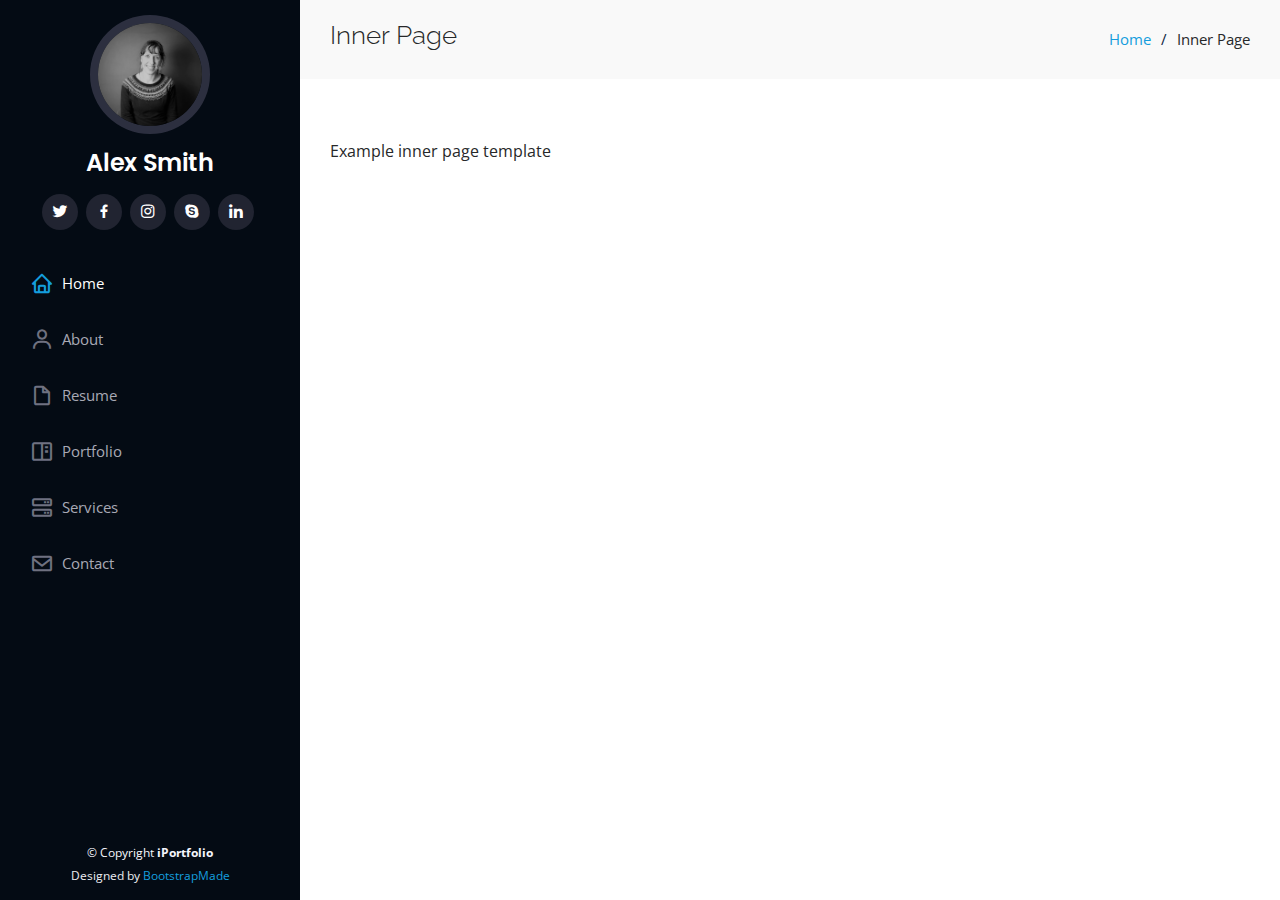
<file: frontend/inner-page.html>
<!DOCTYPE html>
<html lang="en">

<head>
  <meta charset="utf-8">
  <meta content="width=device-width, initial-scale=1.0" name="viewport">

  <title>Inner Page - iPortfolio Bootstrap Template</title>
  <meta content="" name="description">
  <meta content="" name="keywords">

  <!-- Favicons -->
  <link href="assets/img/favicon.png" rel="icon">
  <link href="assets/img/apple-touch-icon.png" rel="apple-touch-icon">

  <!-- Google Fonts -->
  <link href="https://fonts.googleapis.com/css?family=Open+Sans:300,300i,400,400i,600,600i,700,700i|Raleway:300,300i,400,400i,500,500i,600,600i,700,700i|Poppins:300,300i,400,400i,500,500i,600,600i,700,700i" rel="stylesheet">

  <!-- Vendor CSS Files -->
  <link href="assets/vendor/aos/aos.css" rel="stylesheet">
  <link href="assets/vendor/bootstrap/css/bootstrap.min.css" rel="stylesheet">
  <link href="assets/vendor/bootstrap-icons/bootstrap-icons.css" rel="stylesheet">
  <link href="assets/vendor/boxicons/css/boxicons.min.css" rel="stylesheet">
  <link href="assets/vendor/glightbox/css/glightbox.min.css" rel="stylesheet">
  <link href="assets/vendor/swiper/swiper-bundle.min.css" rel="stylesheet">

  <!-- Template Main CSS File -->
  <link href="assets/css/style.css" rel="stylesheet">

  <!-- =======================================================
  * Template Name: iPortfolio
  * Updated: Jul 27 2023 with Bootstrap v5.3.1
  * Template URL: https://bootstrapmade.com/iportfolio-bootstrap-portfolio-websites-template/
  * Author: BootstrapMade.com
  * License: https://bootstrapmade.com/license/
  ======================================================== -->
</head>

<body>

  <!-- ======= Mobile nav toggle button ======= -->
  <i class="bi bi-list mobile-nav-toggle d-xl-none"></i>

  <!-- ======= Header ======= -->
  <header id="header">
    <div class="d-flex flex-column">

      <div class="profile">
        <img src="assets/img/profile-img.jpg" alt="" class="img-fluid rounded-circle">
        <h1 class="text-light"><a href="index.html">Alex Smith</a></h1>
        <div class="social-links mt-3 text-center">
          <a href="#" class="twitter"><i class="bx bxl-twitter"></i></a>
          <a href="#" class="facebook"><i class="bx bxl-facebook"></i></a>
          <a href="#" class="instagram"><i class="bx bxl-instagram"></i></a>
          <a href="#" class="google-plus"><i class="bx bxl-skype"></i></a>
          <a href="#" class="linkedin"><i class="bx bxl-linkedin"></i></a>
        </div>
      </div>

      <nav id="navbar" class="nav-menu navbar">
        <ul>
          <li><a href="#hero" class="nav-link scrollto active"><i class="bx bx-home"></i> <span>Home</span></a></li>
          <li><a href="#about" class="nav-link scrollto"><i class="bx bx-user"></i> <span>About</span></a></li>
          <li><a href="#resume" class="nav-link scrollto"><i class="bx bx-file-blank"></i> <span>Resume</span></a></li>
          <li><a href="#portfolio" class="nav-link scrollto"><i class="bx bx-book-content"></i> <span>Portfolio</span></a></li>
          <li><a href="#services" class="nav-link scrollto"><i class="bx bx-server"></i> <span>Services</span></a></li>
          <li><a href="#contact" class="nav-link scrollto"><i class="bx bx-envelope"></i> <span>Contact</span></a></li>
        </ul>
      </nav><!-- .nav-menu -->
    </div>
  </header><!-- End Header -->

  <main id="main">

    <!-- ======= Breadcrumbs ======= -->
    <section class="breadcrumbs">
      <div class="container">

        <div class="d-flex justify-content-between align-items-center">
          <h2>Inner Page</h2>
          <ol>
            <li><a href="index.html">Home</a></li>
            <li>Inner Page</li>
          </ol>
        </div>

      </div>
    </section><!-- End Breadcrumbs -->

    <section class="inner-page">
      <div class="container">
        <p>
          Example inner page template
        </p>
      </div>
    </section>

  </main><!-- End #main -->

  <!-- ======= Footer ======= -->
  <footer id="footer">
    <div class="container">
      <div class="copyright">
        &copy; Copyright <strong><span>iPortfolio</span></strong>
      </div>
      <div class="credits">
        <!-- All the links in the footer should remain intact. -->
        <!-- You can delete the links only if you purchased the pro version. -->
        <!-- Licensing information: https://bootstrapmade.com/license/ -->
        <!-- Purchase the pro version with working PHP/AJAX contact form: https://bootstrapmade.com/iportfolio-bootstrap-portfolio-websites-template/ -->
        Designed by <a href="https://bootstrapmade.com/">BootstrapMade</a>
      </div>
    </div>
  </footer><!-- End  Footer -->

  <a href="#" class="back-to-top d-flex align-items-center justify-content-center"><i class="bi bi-arrow-up-short"></i></a>

  <!-- Vendor JS Files -->
  <script src="assets/vendor/purecounter/purecounter_vanilla.js"></script>
  <script src="assets/vendor/aos/aos.js"></script>
  <script src="assets/vendor/bootstrap/js/bootstrap.bundle.min.js"></script>
  <script src="assets/vendor/glightbox/js/glightbox.min.js"></script>
  <script src="assets/vendor/isotope-layout/isotope.pkgd.min.js"></script>
  <script src="assets/vendor/swiper/swiper-bundle.min.js"></script>
  <script src="assets/vendor/typed.js/typed.umd.js"></script>
  <script src="assets/vendor/waypoints/noframework.waypoints.js"></script>
  <script src="assets/vendor/php-email-form/validate.js"></script>

  <!-- Template Main JS File -->
  <script src="assets/js/main.js"></script>

</body>

</html>
</file>
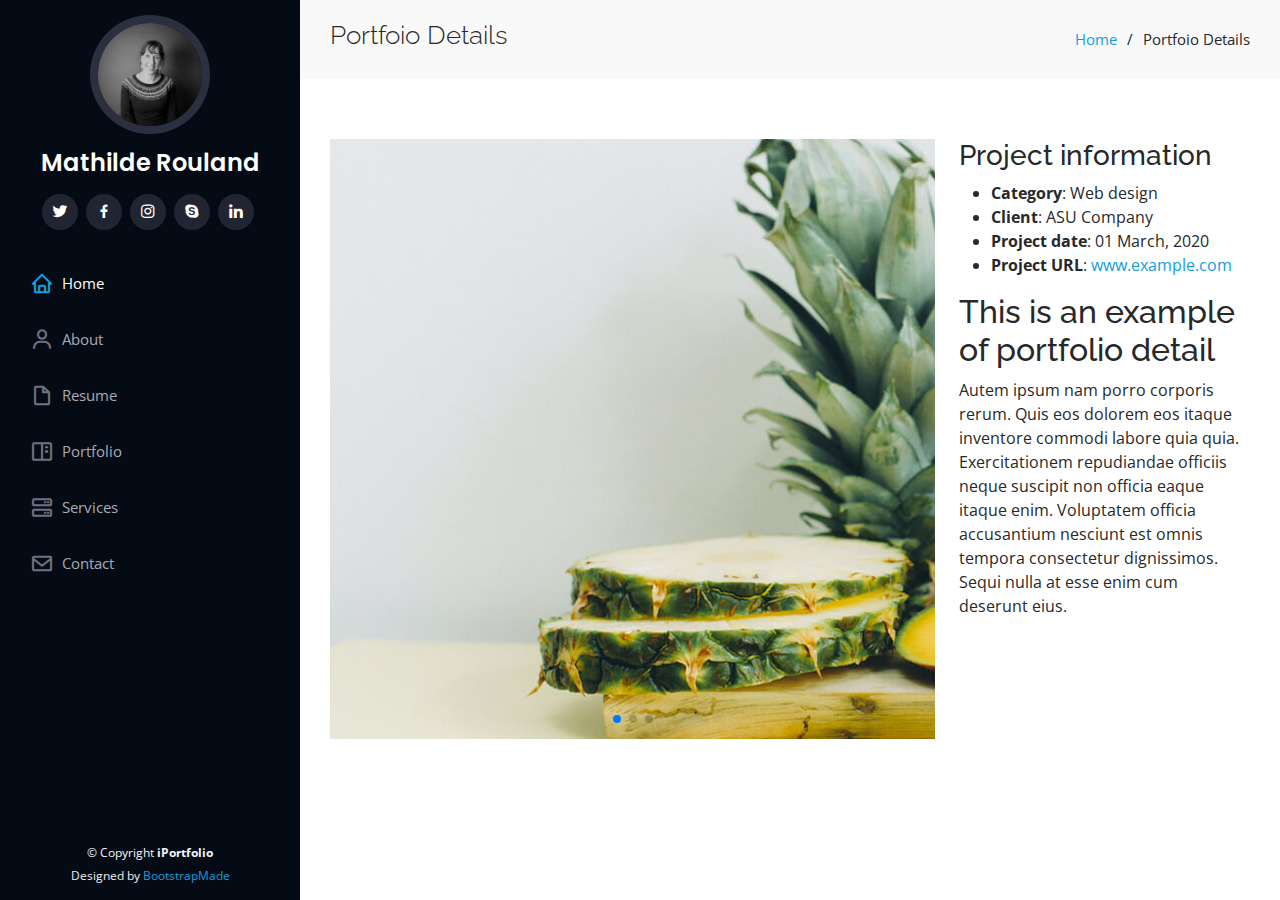
<file: frontend/portfolio-details.html>
<!DOCTYPE html>
<html lang="en">

<head>
  <meta charset="utf-8">
  <meta content="width=device-width, initial-scale=1.0" name="viewport">

  <title>Portfolio Mathilde Rouland</title>
  <meta content="" name="description">
  <meta content="" name="keywords">

  <!-- Favicons -->
  <link href="assets/img/favicon.png" rel="icon">
  <link href="assets/img/apple-touch-icon.png" rel="apple-touch-icon">

  <!-- Google Fonts -->
  <link href="https://fonts.googleapis.com/css?family=Open+Sans:300,300i,400,400i,600,600i,700,700i|Raleway:300,300i,400,400i,500,500i,600,600i,700,700i|Poppins:300,300i,400,400i,500,500i,600,600i,700,700i" rel="stylesheet">

  <!-- Vendor CSS Files -->
  <link href="assets/vendor/aos/aos.css" rel="stylesheet">
  <link href="assets/vendor/bootstrap/css/bootstrap.min.css" rel="stylesheet">
  <link href="assets/vendor/bootstrap-icons/bootstrap-icons.css" rel="stylesheet">
  <link href="assets/vendor/boxicons/css/boxicons.min.css" rel="stylesheet">
  <link href="assets/vendor/glightbox/css/glightbox.min.css" rel="stylesheet">
  <link href="assets/vendor/swiper/swiper-bundle.min.css" rel="stylesheet">

  <!-- Template Main CSS File -->
  <link href="assets/css/style.css" rel="stylesheet">

  <!-- =======================================================
  * Template Name: iPortfolio
  * Updated: Jul 27 2023 with Bootstrap v5.3.1
  * Template URL: https://bootstrapmade.com/iportfolio-bootstrap-portfolio-websites-template/
  * Author: BootstrapMade.com
  * License: https://bootstrapmade.com/license/
  ======================================================== -->
</head>

<body>

  <!-- ======= Mobile nav toggle button ======= -->
  <i class="bi bi-list mobile-nav-toggle d-xl-none"></i>

  <!-- ======= Header ======= -->
  <header id="header">
    <div class="d-flex flex-column">

      <div class="profile">
        <img src="assets/img/profile-img.jpg" alt="" class="img-fluid rounded-circle">
        <h1 class="text-light"><a href="index.html">Mathilde Rouland</a></h1>
        <div class="social-links mt-3 text-center">
          <a href="#" class="twitter"><i class="bx bxl-twitter"></i></a>
          <a href="#" class="facebook"><i class="bx bxl-facebook"></i></a>
          <a href="#" class="instagram"><i class="bx bxl-instagram"></i></a>
          <a href="#" class="google-plus"><i class="bx bxl-skype"></i></a>
          <a href="#" class="linkedin"><i class="bx bxl-linkedin"></i></a>
        </div>
      </div>

      <nav id="navbar" class="nav-menu navbar">
        <ul>
          <li><a href="#hero" class="nav-link scrollto active"><i class="bx bx-home"></i> <span>Home</span></a></li>
          <li><a href="#about" class="nav-link scrollto"><i class="bx bx-user"></i> <span>About</span></a></li>
          <li><a href="#resume" class="nav-link scrollto"><i class="bx bx-file-blank"></i> <span>Resume</span></a></li>
          <li><a href="#portfolio" class="nav-link scrollto"><i class="bx bx-book-content"></i> <span>Portfolio</span></a></li>
          <li><a href="#services" class="nav-link scrollto"><i class="bx bx-server"></i> <span>Services</span></a></li>
          <li><a href="#contact" class="nav-link scrollto"><i class="bx bx-envelope"></i> <span>Contact</span></a></li>
        </ul>
      </nav><!-- .nav-menu -->
    </div>
  </header><!-- End Header -->

  <main id="main">

    <!-- ======= Breadcrumbs ======= -->
    <section id="breadcrumbs" class="breadcrumbs">
      <div class="container">

        <div class="d-flex justify-content-between align-items-center">
          <h2>Portfoio Details</h2>
          <ol>
            <li><a href="index.html">Home</a></li>
            <li>Portfoio Details</li>
          </ol>
        </div>

      </div>
    </section><!-- End Breadcrumbs -->

    <!-- ======= Portfolio Details Section ======= -->
    <section id="portfolio-details" class="portfolio-details">
      <div class="container">

        <div class="row gy-4">

          <div class="col-lg-8">
            <div class="portfolio-details-slider swiper">
              <div class="swiper-wrapper align-items-center">

                <div class="swiper-slide">
                  <img src="assets/img/portfolio/portfolio-details-1.jpg" alt="">
                </div>

                <div class="swiper-slide">
                  <img src="assets/img/portfolio/portfolio-details-2.jpg" alt="">
                </div>

                <div class="swiper-slide">
                  <img src="assets/img/portfolio/portfolio-details-3.jpg" alt="">
                </div>

              </div>
              <div class="swiper-pagination"></div>
            </div>
          </div>

          <div class="col-lg-4">
            <div class="portfolio-info">
              <h3>Project information</h3>
              <ul>
                <li><strong>Category</strong>: Web design</li>
                <li><strong>Client</strong>: ASU Company</li>
                <li><strong>Project date</strong>: 01 March, 2020</li>
                <li><strong>Project URL</strong>: <a href="#">www.example.com</a></li>
              </ul>
            </div>
            <div class="portfolio-description">
              <h2>This is an example of portfolio detail</h2>
              <p>
                Autem ipsum nam porro corporis rerum. Quis eos dolorem eos itaque inventore commodi labore quia quia. Exercitationem repudiandae officiis neque suscipit non officia eaque itaque enim. Voluptatem officia accusantium nesciunt est omnis tempora consectetur dignissimos. Sequi nulla at esse enim cum deserunt eius.
              </p>
            </div>
          </div>

        </div>

      </div>
    </section><!-- End Portfolio Details Section -->

  </main><!-- End #main -->

  <!-- ======= Footer ======= -->
  <footer id="footer">
    <div class="container">
      <div class="copyright">
        &copy; Copyright <strong><span>iPortfolio</span></strong>
      </div>
      <div class="credits">
        <!-- All the links in the footer should remain intact. -->
        <!-- You can delete the links only if you purchased the pro version. -->
        <!-- Licensing information: https://bootstrapmade.com/license/ -->
        <!-- Purchase the pro version with working PHP/AJAX contact form: https://bootstrapmade.com/iportfolio-bootstrap-portfolio-websites-template/ -->
        Designed by <a href="https://bootstrapmade.com/">BootstrapMade</a>
      </div>
    </div>
  </footer><!-- End  Footer -->

  <a href="#" class="back-to-top d-flex align-items-center justify-content-center"><i class="bi bi-arrow-up-short"></i></a>

  <!-- Vendor JS Files -->
  <script src="assets/vendor/purecounter/purecounter_vanilla.js"></script>
  <script src="assets/vendor/aos/aos.js"></script>
  <script src="assets/vendor/bootstrap/js/bootstrap.bundle.min.js"></script>
  <script src="assets/vendor/glightbox/js/glightbox.min.js"></script>
  <script src="assets/vendor/isotope-layout/isotope.pkgd.min.js"></script>
  <script src="assets/vendor/swiper/swiper-bundle.min.js"></script>
  <script src="assets/vendor/typed.js/typed.umd.js"></script>
  <script src="assets/vendor/waypoints/noframework.waypoints.js"></script>
  <script src="assets/vendor/php-email-form/validate.js"></script>

  <!-- Template Main JS File -->
  <script src="assets/js/main.js"></script>

</body>

</html>
</file>
<file: assets/css/style.css>
/**
* Template Name: iPortfolio
* Updated: Jul 27 2023 with Bootstrap v5.3.1
* Template URL: https://bootstrapmade.com/iportfolio-bootstrap-portfolio-websites-template/
* Author: BootstrapMade.com
* License: https://bootstrapmade.com/license/
*/

/*--------------------------------------------------------------
# General
--------------------------------------------------------------*/
body {
  font-family: "Open Sans", sans-serif;
  color: #272829;
}

a {
  color: #149ddd;
  text-decoration: none;
}

a:hover {
  color: #37b3ed;
  text-decoration: none;
}

h1,
h2,
h3,
h4,
h5,
h6 {
  font-family: "Raleway", sans-serif;
}

/*--------------------------------------------------------------
# Back to top button
--------------------------------------------------------------*/
.back-to-top {
  position: fixed;
  visibility: hidden;
  opacity: 0;
  right: 15px;
  bottom: 15px;
  z-index: 996;
  background: #149ddd;
  width: 40px;
  height: 40px;
  border-radius: 50px;
  transition: all 0.4s;
}

.back-to-top i {
  font-size: 28px;
  color: #fff;
  line-height: 0;
}

.back-to-top:hover {
  background: #2eafec;
  color: #fff;
}

.back-to-top.active {
  visibility: visible;
  opacity: 1;
}

/*--------------------------------------------------------------
# Header
--------------------------------------------------------------*/
#header {
  position: fixed;
  top: 0;
  left: 0;
  bottom: 0;
  width: 300px;
  transition: all ease-in-out 0.5s;
  z-index: 9997;
  transition: all 0.5s;
  padding: 0 15px;
  background: #040b14;
  overflow-y: auto;
}

#header .profile img {
  margin: 15px auto;
  display: block;
  width: 120px;
  border: 8px solid #2c2f3f;
}

#header .profile h1 {
  font-size: 24px;
  margin: 0;
  padding: 0;
  font-weight: 600;
  -moz-text-align-last: center;
  text-align-last: center;
  font-family: "Poppins", sans-serif;
}

#header .profile h1 a,
#header .profile h1 a:hover {
  color: #fff;
  text-decoration: none;
}

#header .profile .social-links a {
  font-size: 18px;
  display: inline-block;
  background: #212431;
  color: #fff;
  line-height: 1;
  padding: 8px 0;
  margin-right: 4px;
  border-radius: 50%;
  text-align: center;
  width: 36px;
  height: 36px;
  transition: 0.3s;
}

#header .profile .social-links a:hover {
  background: #149ddd;
  color: #fff;
  text-decoration: none;
}

#main {
  margin-left: 300px;
}

.container,
.container-fluid {
  padding-left: 30px;
  padding-right: 30px;
}

@media (max-width: 1199px) {
  #header {
    left: -300px;
  }

  #main {
    margin-left: 0;
  }

  .container,
  .container-fluid {
    padding-left: 12px;
    padding-right: 12px;
  }
}

/*--------------------------------------------------------------
# Navigation Menu
--------------------------------------------------------------*/
/* Desktop Navigation */
.nav-menu {
  padding: 30px 0 0 0;
}

.nav-menu * {
  margin: 0;
  padding: 0;
  list-style: none;
}

.nav-menu>ul>li {
  position: relative;
  white-space: nowrap;
}

.nav-menu a,
.nav-menu a:focus {
  display: flex;
  align-items: center;
  color: #a8a9b4;
  padding: 12px 15px;
  margin-bottom: 8px;
  transition: 0.3s;
  font-size: 15px;
}

.nav-menu a i,
.nav-menu a:focus i {
  font-size: 24px;
  padding-right: 8px;
  color: #6f7180;
}

.nav-menu a:hover,
.nav-menu .active,
.nav-menu .active:focus,
.nav-menu li:hover>a {
  text-decoration: none;
  color: #fff;
}

.nav-menu a:hover i,
.nav-menu .active i,
.nav-menu .active:focus i,
.nav-menu li:hover>a i {
  color: #149ddd;
}

/* Mobile Navigation */
.mobile-nav-toggle {
  position: fixed;
  right: 15px;
  top: 15px;
  z-index: 9998;
  border: 0;
  font-size: 24px;
  transition: all 0.4s;
  outline: none !important;
  background-color: #149ddd;
  color: #fff;
  width: 40px;
  height: 40px;
  display: inline-flex;
  align-items: center;
  justify-content: center;
  line-height: 0;
  border-radius: 50px;
  cursor: pointer;
}

.mobile-nav-active {
  overflow: hidden;
}

.mobile-nav-active #header {
  left: 0;
}


/*--------------------------------------------------------------
# Sections General
--------------------------------------------------------------*/
section {
  padding: 60px 0;
  overflow: hidden;
}

.section-bg {
  background: #f5f8fd;
}

.section-title {
  padding-bottom: 30px;
}

.section-title h2 {
  font-size: 32px;
  font-weight: bold;
  margin-bottom: 20px;
  padding-bottom: 20px;
  position: relative;
  color: #173b6c;
}

.section-title h2::after {
  content: "";
  position: absolute;
  display: block;
  width: 50px;
  height: 3px;
  background: #149ddd;
  bottom: 0;
  left: 0;
}

.section-title p {
  margin-bottom: 0;
}

/*--------------------------------------------------------------
# About
--------------------------------------------------------------*/
.about .content h3 {
  font-weight: 700;
  font-size: 26px;
  color: #173b6c;
}

.about .chevron {
  list-style: none;
  padding: 0;
}

.about .chevron  {
  margin-bottom: 20px;
  display: flex;
  align-items: center;
}

.about .content ul strong {
  margin-right: 10px;
}

.about .content ul i {
  font-size: 16px;
  margin-right: 5px;
  color: #149ddd;
  line-height: 0;
}

.about .content p:last-child {
  margin-bottom: 0;
}



/*--------------------------------------------------------------
# Skills
--------------------------------------------------------------*/
@media (max-width: 992px) {

.col-lg-2 {
  width: 50%;
}
}

.skills .progress {
  height: 110px;
  display: block;
  background: none;
  border-radius: 0;
}

.skills .progress .skill {
  padding: 0;
  margin: 0 0 6px 0;
  text-transform: uppercase;
  display: block;
  font-weight: 600;
  font-family: "Poppins", sans-serif;
  color: #050d18;
}

.skills .progress .skill .val {
  float: right;
  font-style: normal;
}


/*--------------------------------------------------------------
# Resume
--------------------------------------------------------------*/
.resume .resume-title {
  font-size: 26px;
  font-weight: 700;
  margin-top: 20px;
  margin-bottom: 20px;
  color: #050d18;
}

.resume .resume-item {
  padding: 0 0 20px 20px;
  margin-top: -2px;
  border-left: 2px solid #1f5297;
  position: relative;
}

.resume .resume-item h4 {
  line-height: 18px;
  font-size: 18px;
  font-weight: 600;
  text-transform: uppercase;
  font-family: "Poppins", sans-serif;
  color: #050d18;
  margin-bottom: 10px;
}

.resume .resume-item h5 {
  font-size: 16px;
  background: #e4edf9;
  padding: 5px 15px;
  display: inline-block;
  font-weight: 600;
  margin-bottom: 10px;
}

.resume .resume-item ul {
  padding-left: 20px;
}

.resume .resume-item ul li {
  padding-bottom: 10px;
}

.resume .resume-item:last-child {
  padding-bottom: 0;
}

.resume .resume-item::before {
  content: "";
  position: absolute;
  width: 16px;
  height: 16px;
  border-radius: 50px;
  left: -9px;
  top: 0;
  background: #fff;
  border: 2px solid #1f5297;
}


/*--------------------------------------------------------------
# Projets
--------------------------------------------------------------*/
.projets .icon-box {
  margin-bottom: 20px;
}

.projets .icon {
  float: left;
  display: flex;
  align-items: center;
  justify-content: center;
  width: 54px;
  height: 54px;
  background: #149ddd;
  border-radius: 50%;
  transition: 0.5s;
  border: 1px solid #149ddd;
  margin-right: 20px;
}

.projets .icon i {
  color: #fff;
  font-size: 24px;
  line-height: 0;
  
}

.projets .icon-box:hover .icon {
  background: #fff;
  
}

.projets .icon-box:hover .icon i {
  color: #149ddd;
}

.projets .title {
  margin-left: 80px;
  font-weight: 700;
  margin-bottom: 15px;
  font-size: 18px;
}

.projets .title a {
  color: #343a40;
  /* margin-left: 20px; */
  
}

.projets .title a:hover {
  color: #149ddd;
}

.projets .description {
  margin-left: 80px;
  line-height: 24px;
  font-size: 14px;
}

/*--------------------------------------------------------------
# Contact
--------------------------------------------------------------*/
.contact {
  padding-bottom: 130px;
}

.contact a {
  margin-left: 20px;
  text-decoration:none;
}

.contact .php-email-form {
  width: 100%;
  padding: 30px;
  background: #fff;
  box-shadow: 0 0 24px 0 rgba(0, 0, 0, 0.12);
}

.contact .php-email-form .form-group {
  padding-bottom: 8px;
}

.contact .php-email-form .validate {
  display: none;
  color: red;
  margin: 0 0 15px 0;
  font-weight: 400;
  font-size: 13px;
}

.contact .php-email-form .error-message {
  display: none;
  color: #fff;
  background: #ed3c0d;
  text-align: left;
  padding: 15px;
  font-weight: 600;
}

.contact .php-email-form .error-message br+br {
  margin-top: 25px;
}

.contact .php-email-form .sent-message {
  display: none;
  color: #fff;
  background: #18d26e;
  text-align: center;
  padding: 15px;
  font-weight: 600;
}

.contact .php-email-form .loading {
  display: none;
  background: #fff;
  text-align: center;
  padding: 15px;
}

.contact .php-email-form .loading:before {
  content: "";
  display: inline-block;
  border-radius: 50%;
  width: 24px;
  height: 24px;
  margin: 0 10px -6px 0;
  border: 3px solid #18d26e;
  border-top-color: #eee;
  animation: animate-loading 1s linear infinite;
}

.contact .php-email-form .form-group {
  margin-bottom: 15px;
}

.contact .php-email-form label {
  padding-bottom: 8px;
}

.contact .php-email-form input,
.contact .php-email-form textarea {
  border-radius: 0;
  box-shadow: none;
  font-size: 14px;
}

.contact .php-email-form input {
  height: 44px;
}

.contact .php-email-form textarea {
  padding: 10px 15px;
}

.contact .php-email-form button[type=submit] {
  background: #149ddd;
  border: 0;
  padding: 10px 24px;
  color: #fff;
  transition: 0.4s;
  border-radius: 4px;
}

.contact .php-email-form button[type=submit]:hover {
  background: #37b3ed;
}

.contact-icon{
  margin: 10px 10px;
}

@keyframes animate-loading {
  0% {
    transform: rotate(0deg);
  }

  100% {
    transform: rotate(360deg);
  }
}




/*--------------------------------------------------------------
# Footer
--------------------------------------------------------------*/
#footer {
  padding: 15px;
  color: #f4f6fd;
  font-size: 12px;
  position: fixed;
  left: 0;
  bottom: 0;
  width: 300px;
  z-index: 9999;
  background: #040b14;
}

#footer .copyright {
  text-align: center;
}

#footer .credits {
  padding-top: 5px;
  text-align: center;
  font-size: 12px;
  color: #eaebf0;
}

@media (max-width: 1199px) {
  #footer {
    position: static;
    width: auto;
    padding-right: 20px 15px;
  }
}
</file>
<file: frontend/assets/css/style.css>
/**
* Template Name: iPortfolio
* Updated: Jul 27 2023 with Bootstrap v5.3.1
* Template URL: https://bootstrapmade.com/iportfolio-bootstrap-portfolio-websites-template/
* Author: BootstrapMade.com
* License: https://bootstrapmade.com/license/
*/

/*--------------------------------------------------------------
# General
--------------------------------------------------------------*/
body {
  font-family: "Open Sans", sans-serif;
  color: #272829;
}

a {
  color: #149ddd;
  text-decoration: none;
}

a:hover {
  color: #37b3ed;
  text-decoration: none;
}

h1,
h2,
h3,
h4,
h5,
h6 {
  font-family: "Raleway", sans-serif;
}

/*--------------------------------------------------------------
# Back to top button
--------------------------------------------------------------*/
.back-to-top {
  position: fixed;
  visibility: hidden;
  opacity: 0;
  right: 15px;
  bottom: 15px;
  z-index: 996;
  background: #149ddd;
  width: 40px;
  height: 40px;
  border-radius: 50px;
  transition: all 0.4s;
}

.back-to-top i {
  font-size: 28px;
  color: #fff;
  line-height: 0;
}

.back-to-top:hover {
  background: #2eafec;
  color: #fff;
}

.back-to-top.active {
  visibility: visible;
  opacity: 1;
}

/*--------------------------------------------------------------
# Header
--------------------------------------------------------------*/
#header {
  position: fixed;
  top: 0;
  left: 0;
  bottom: 0;
  width: 300px;
  transition: all ease-in-out 0.5s;
  z-index: 9997;
  transition: all 0.5s;
  padding: 0 15px;
  background: #040b14;
  overflow-y: auto;
}

#header .profile img {
  margin: 15px auto;
  display: block;
  width: 120px;
  border: 8px solid #2c2f3f;
}

#header .profile h1 {
  font-size: 24px;
  margin: 0;
  padding: 0;
  font-weight: 600;
  -moz-text-align-last: center;
  text-align-last: center;
  font-family: "Poppins", sans-serif;
}

#header .profile h1 a,
#header .profile h1 a:hover {
  color: #fff;
  text-decoration: none;
}

#header .profile .social-links a {
  font-size: 18px;
  display: inline-block;
  background: #212431;
  color: #fff;
  line-height: 1;
  padding: 8px 0;
  margin-right: 4px;
  border-radius: 50%;
  text-align: center;
  width: 36px;
  height: 36px;
  transition: 0.3s;
}

#header .profile .social-links a:hover {
  background: #149ddd;
  color: #fff;
  text-decoration: none;
}

#main {
  margin-left: 300px;
}

.container,
.container-fluid {
  padding-left: 30px;
  padding-right: 30px;
}

@media (max-width: 1199px) {
  #header {
    left: -300px;
  }

  #main {
    margin-left: 0;
  }

  .container,
  .container-fluid {
    padding-left: 12px;
    padding-right: 12px;
  }
}

/*--------------------------------------------------------------
# Navigation Menu
--------------------------------------------------------------*/
/* Desktop Navigation */
.nav-menu {
  padding: 30px 0 0 0;
}

.nav-menu * {
  margin: 0;
  padding: 0;
  list-style: none;
}

.nav-menu>ul>li {
  position: relative;
  white-space: nowrap;
}

.nav-menu a,
.nav-menu a:focus {
  display: flex;
  align-items: center;
  color: #a8a9b4;
  padding: 12px 15px;
  margin-bottom: 8px;
  transition: 0.3s;
  font-size: 15px;
}

.nav-menu a i,
.nav-menu a:focus i {
  font-size: 24px;
  padding-right: 8px;
  color: #6f7180;
}

.nav-menu a:hover,
.nav-menu .active,
.nav-menu .active:focus,
.nav-menu li:hover>a {
  text-decoration: none;
  color: #fff;
}

.nav-menu a:hover i,
.nav-menu .active i,
.nav-menu .active:focus i,
.nav-menu li:hover>a i {
  color: #149ddd;
}

/* Mobile Navigation */
.mobile-nav-toggle {
  position: fixed;
  right: 15px;
  top: 15px;
  z-index: 9998;
  border: 0;
  font-size: 24px;
  transition: all 0.4s;
  outline: none !important;
  background-color: #149ddd;
  color: #fff;
  width: 40px;
  height: 40px;
  display: inline-flex;
  align-items: center;
  justify-content: center;
  line-height: 0;
  border-radius: 50px;
  cursor: pointer;
}

.mobile-nav-active {
  overflow: hidden;
}

.mobile-nav-active #header {
  left: 0;
}

/*--------------------------------------------------------------
# Hero Section
--------------------------------------------------------------*/
#hero {
  width: 100%;
  height: 100vh;
  background: url("../img/hero-bg.jpg") top center;
  background-size: cover;
}

#hero:before {
  content: "";
  background: rgba(5, 13, 24, 0.3);
  position: absolute;
  bottom: 0;
  top: 0;
  left: 0;
  right: 0;
  z-index: 1;
}

#hero .hero-container {
  position: relative;
  z-index: 2;
  min-width: 300px;
}

#hero h1 {
  margin: 0 0 10px 0;
  font-size: 64px;
  font-weight: 700;
  line-height: 56px;
  color: #fff;
}

#hero p {
  color: #fff;
  margin-bottom: 50px;
  font-size: 26px;
  font-family: "Poppins", sans-serif;
}

#hero p span {
  color: #fff;
  padding-bottom: 4px;
  letter-spacing: 1px;
  border-bottom: 3px solid #149ddd;
}

@media (min-width: 1024px) {
  #hero {
    background-attachment: fixed;
  }
}

@media (max-width: 768px) {
  #hero h1 {
    font-size: 28px;
    line-height: 36px;
  }

  #hero h2 {
    font-size: 18px;
    line-height: 24px;
    margin-bottom: 30px;
  }
}

/*--------------------------------------------------------------
# Sections General
--------------------------------------------------------------*/
section {
  padding: 60px 0;
  overflow: hidden;
}

.section-bg {
  background: #f5f8fd;
}

.section-title {
  padding-bottom: 30px;
}

.section-title h2 {
  font-size: 32px;
  font-weight: bold;
  margin-bottom: 20px;
  padding-bottom: 20px;
  position: relative;
  color: #173b6c;
}

.section-title h2::after {
  content: "";
  position: absolute;
  display: block;
  width: 50px;
  height: 3px;
  background: #149ddd;
  bottom: 0;
  left: 0;
}

.section-title p {
  margin-bottom: 0;
}

/*--------------------------------------------------------------
# About
--------------------------------------------------------------*/
.about .content h3 {
  font-weight: 700;
  font-size: 26px;
  color: #173b6c;
}

.about .content ul {
  list-style: none;
  padding: 0;
}

.about .content ul li {
  margin-bottom: 20px;
  display: flex;
  align-items: center;
}

.about .content ul strong {
  margin-right: 10px;
}

.about .content ul i {
  font-size: 16px;
  margin-right: 5px;
  color: #149ddd;
  line-height: 0;
}

.about .content p:last-child {
  margin-bottom: 0;
}

/*--------------------------------------------------------------
# Facts
--------------------------------------------------------------*/
.facts {
  padding-bottom: 30px;
}

.facts .count-box {
  padding: 30px;
  width: 100%;
}

.facts .count-box i {
  display: block;
  font-size: 44px;
  color: #149ddd;
  float: left;
  line-height: 0;
}

.facts .count-box span {
  font-size: 48px;
  line-height: 40px;
  display: block;
  font-weight: 700;
  color: #050d18;
  margin-left: 60px;
}

.facts .count-box p {
  padding: 15px 0 0 0;
  margin: 0 0 0 60px;
  font-family: "Raleway", sans-serif;
  font-size: 14px;
  color: #122f57;
}

.facts .count-box a {
  font-weight: 600;
  display: block;
  margin-top: 20px;
  color: #122f57;
  font-size: 15px;
  font-family: "Poppins", sans-serif;
  transition: ease-in-out 0.3s;
}

.facts .count-box a:hover {
  color: #1f5297;
}

/*--------------------------------------------------------------
# Akills
--------------------------------------------------------------*/
.skills .progress {
  height: 110px;
  display: block;
  background: none;
  border-radius: 0;
}

.skills .progress .skill {
  padding: 0;
  margin: 0 0 6px 0;
  text-transform: uppercase;
  display: block;
  font-weight: 600;
  font-family: "Poppins", sans-serif;
  color: #050d18;
}

.skills .progress .skill .val {
  float: right;
  font-style: normal;
}

.skills .progress-bar-wrap {
  background: #dce8f8;
  height: 10px;
}

.skills .progress-bar {
  width: 1px;
  height: 10px;
  transition: 0.9s;
  background-color: #149ddd;
}

/*--------------------------------------------------------------
# Resume
--------------------------------------------------------------*/
.resume .resume-title {
  font-size: 26px;
  font-weight: 700;
  margin-top: 20px;
  margin-bottom: 20px;
  color: #050d18;
}

.resume .resume-item {
  padding: 0 0 20px 20px;
  margin-top: -2px;
  border-left: 2px solid #1f5297;
  position: relative;
}

.resume .resume-item h4 {
  line-height: 18px;
  font-size: 18px;
  font-weight: 600;
  text-transform: uppercase;
  font-family: "Poppins", sans-serif;
  color: #050d18;
  margin-bottom: 10px;
}

.resume .resume-item h5 {
  font-size: 16px;
  background: #e4edf9;
  padding: 5px 15px;
  display: inline-block;
  font-weight: 600;
  margin-bottom: 10px;
}

.resume .resume-item ul {
  padding-left: 20px;
}

.resume .resume-item ul li {
  padding-bottom: 10px;
}

.resume .resume-item:last-child {
  padding-bottom: 0;
}

.resume .resume-item::before {
  content: "";
  position: absolute;
  width: 16px;
  height: 16px;
  border-radius: 50px;
  left: -9px;
  top: 0;
  background: #fff;
  border: 2px solid #1f5297;
}

/*--------------------------------------------------------------
# Contact
--------------------------------------------------------------*/
.contact {
  padding-bottom: 130px;
}


.contact .php-email-form {
  width: 100%;
  padding: 30px;
  background: #fff;
  box-shadow: 0 0 24px 0 rgba(0, 0, 0, 0.12);
}

.contact .php-email-form .form-group {
  padding-bottom: 8px;
}

.contact .php-email-form .validate {
  display: none;
  color: red;
  margin: 0 0 15px 0;
  font-weight: 400;
  font-size: 13px;
}

.contact .php-email-form .error-message {
  display: none;
  color: #fff;
  background: #ed3c0d;
  text-align: left;
  padding: 15px;
  font-weight: 600;
}

.contact .php-email-form .error-message br+br {
  margin-top: 25px;
}

.contact .php-email-form .sent-message {
  display: none;
  color: #fff;
  background: #18d26e;
  text-align: center;
  padding: 15px;
  font-weight: 600;
}

.contact .php-email-form .loading {
  display: none;
  background: #fff;
  text-align: center;
  padding: 15px;
}

.contact .php-email-form .loading:before {
  content: "";
  display: inline-block;
  border-radius: 50%;
  width: 24px;
  height: 24px;
  margin: 0 10px -6px 0;
  border: 3px solid #18d26e;
  border-top-color: #eee;
  animation: animate-loading 1s linear infinite;
}

.contact .php-email-form .form-group {
  margin-bottom: 15px;
}

.contact .php-email-form label {
  padding-bottom: 8px;
}

.contact .php-email-form input,
.contact .php-email-form textarea {
  border-radius: 0;
  box-shadow: none;
  font-size: 14px;
}

.contact .php-email-form input {
  height: 44px;
}

.contact .php-email-form textarea {
  padding: 10px 15px;
}

.contact .php-email-form button[type=submit] {
  background: #149ddd;
  border: 0;
  padding: 10px 24px;
  color: #fff;
  transition: 0.4s;
  border-radius: 4px;
}

.contact .php-email-form button[type=submit]:hover {
  background: #37b3ed;
}

@keyframes animate-loading {
  0% {
    transform: rotate(0deg);
  }

  100% {
    transform: rotate(360deg);
  }
}

/*--------------------------------------------------------------
# Breadcrumbs
--------------------------------------------------------------*/
.breadcrumbs {
  padding: 20px 0;
  background: #f9f9f9;
}

.breadcrumbs h2 {
  font-size: 26px;
  font-weight: 300;
}

.breadcrumbs ol {
  display: flex;
  flex-wrap: wrap;
  list-style: none;
  padding: 0;
  margin: 0;
  font-size: 15px;
}

.breadcrumbs ol li+li {
  padding-left: 10px;
}

.breadcrumbs ol li+li::before {
  display: inline-block;
  padding-right: 10px;
  color: #0e2442;
  content: "/";
}

@media (max-width: 768px) {
  .breadcrumbs .d-flex {
    display: block !important;
  }

  .breadcrumbs ol {
    display: block;
  }

  .breadcrumbs ol li {
    display: inline-block;
  }
}

/*--------------------------------------------------------------
# Footer
--------------------------------------------------------------*/
#footer {
  padding: 15px;
  color: #f4f6fd;
  font-size: 12px;
  position: fixed;
  left: 0;
  bottom: 0;
  width: 300px;
  z-index: 9999;
  background: #040b14;
}

#footer .copyright {
  text-align: center;
}

#footer .credits {
  padding-top: 5px;
  text-align: center;
  font-size: 12px;
  color: #eaebf0;
}

@media (max-width: 1199px) {
  #footer {
    position: static;
    width: auto;
    padding-right: 20px 15px;
  }
}
</file>
